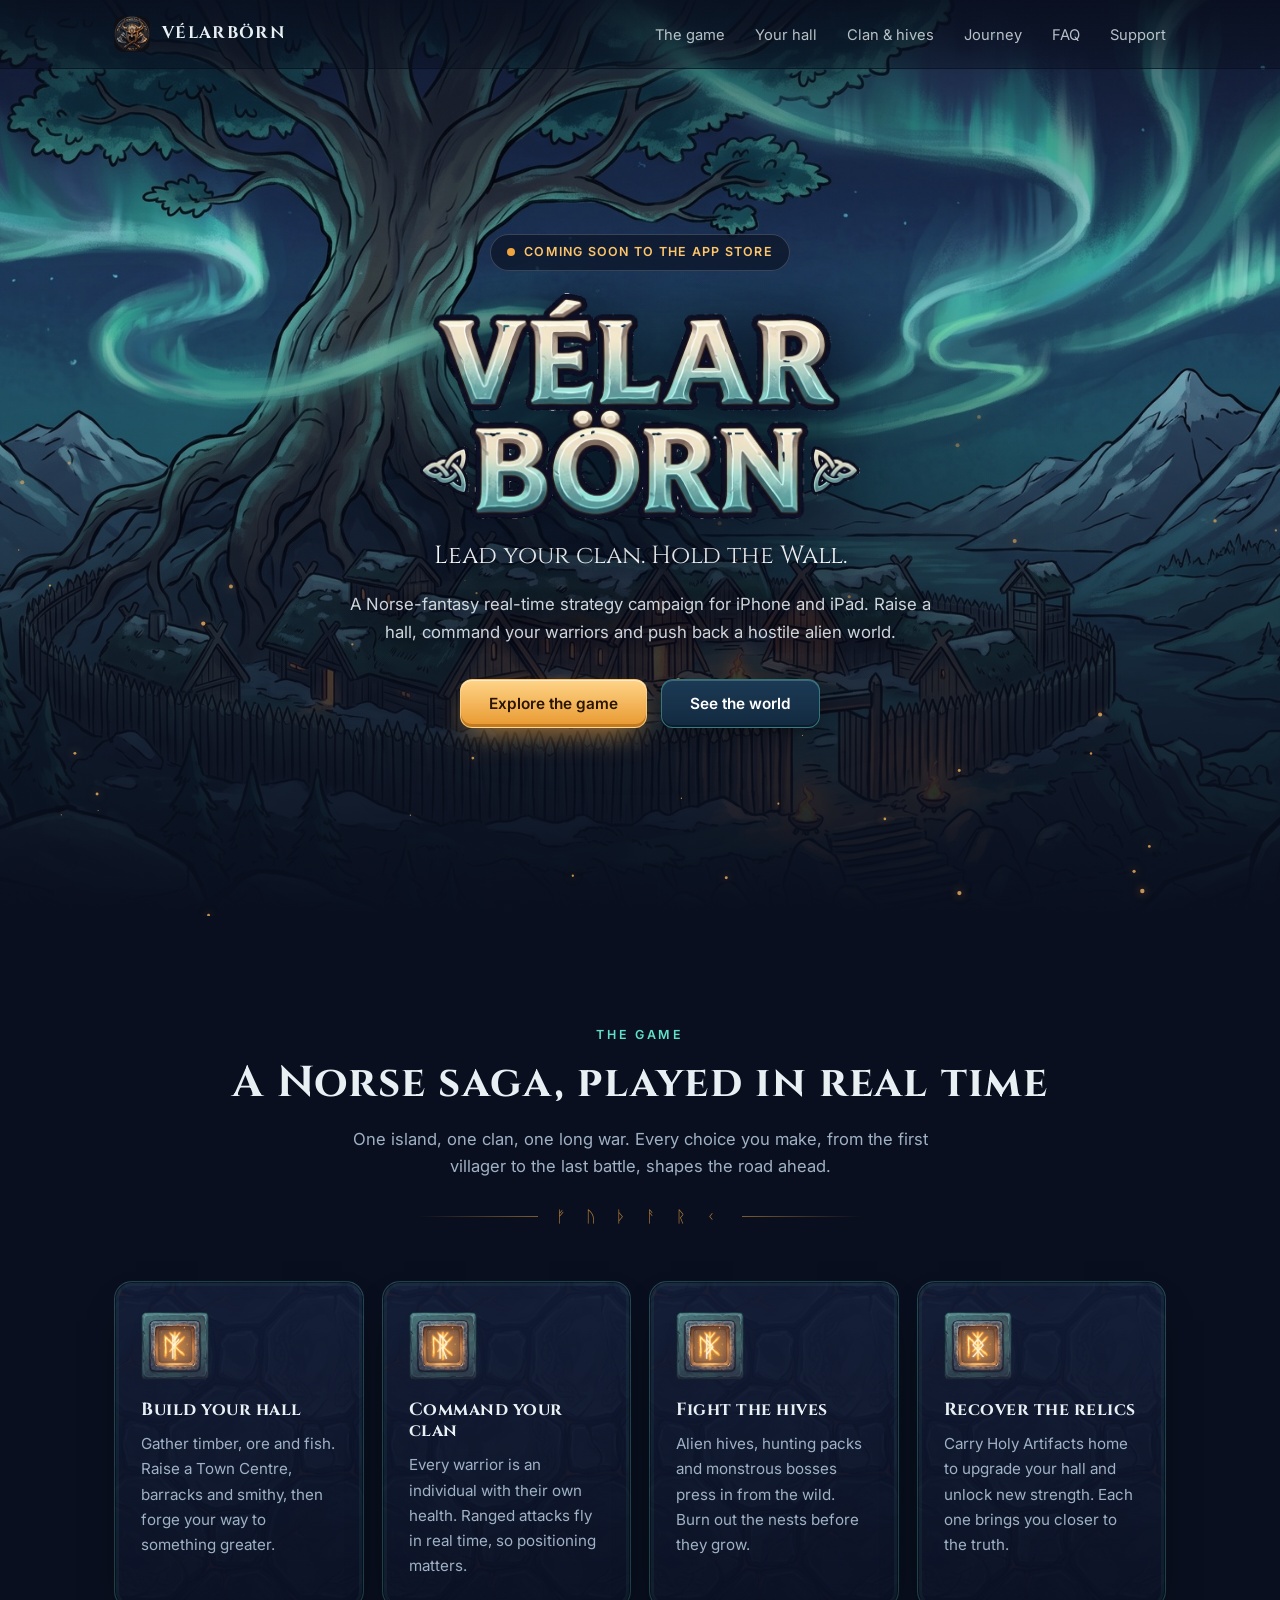
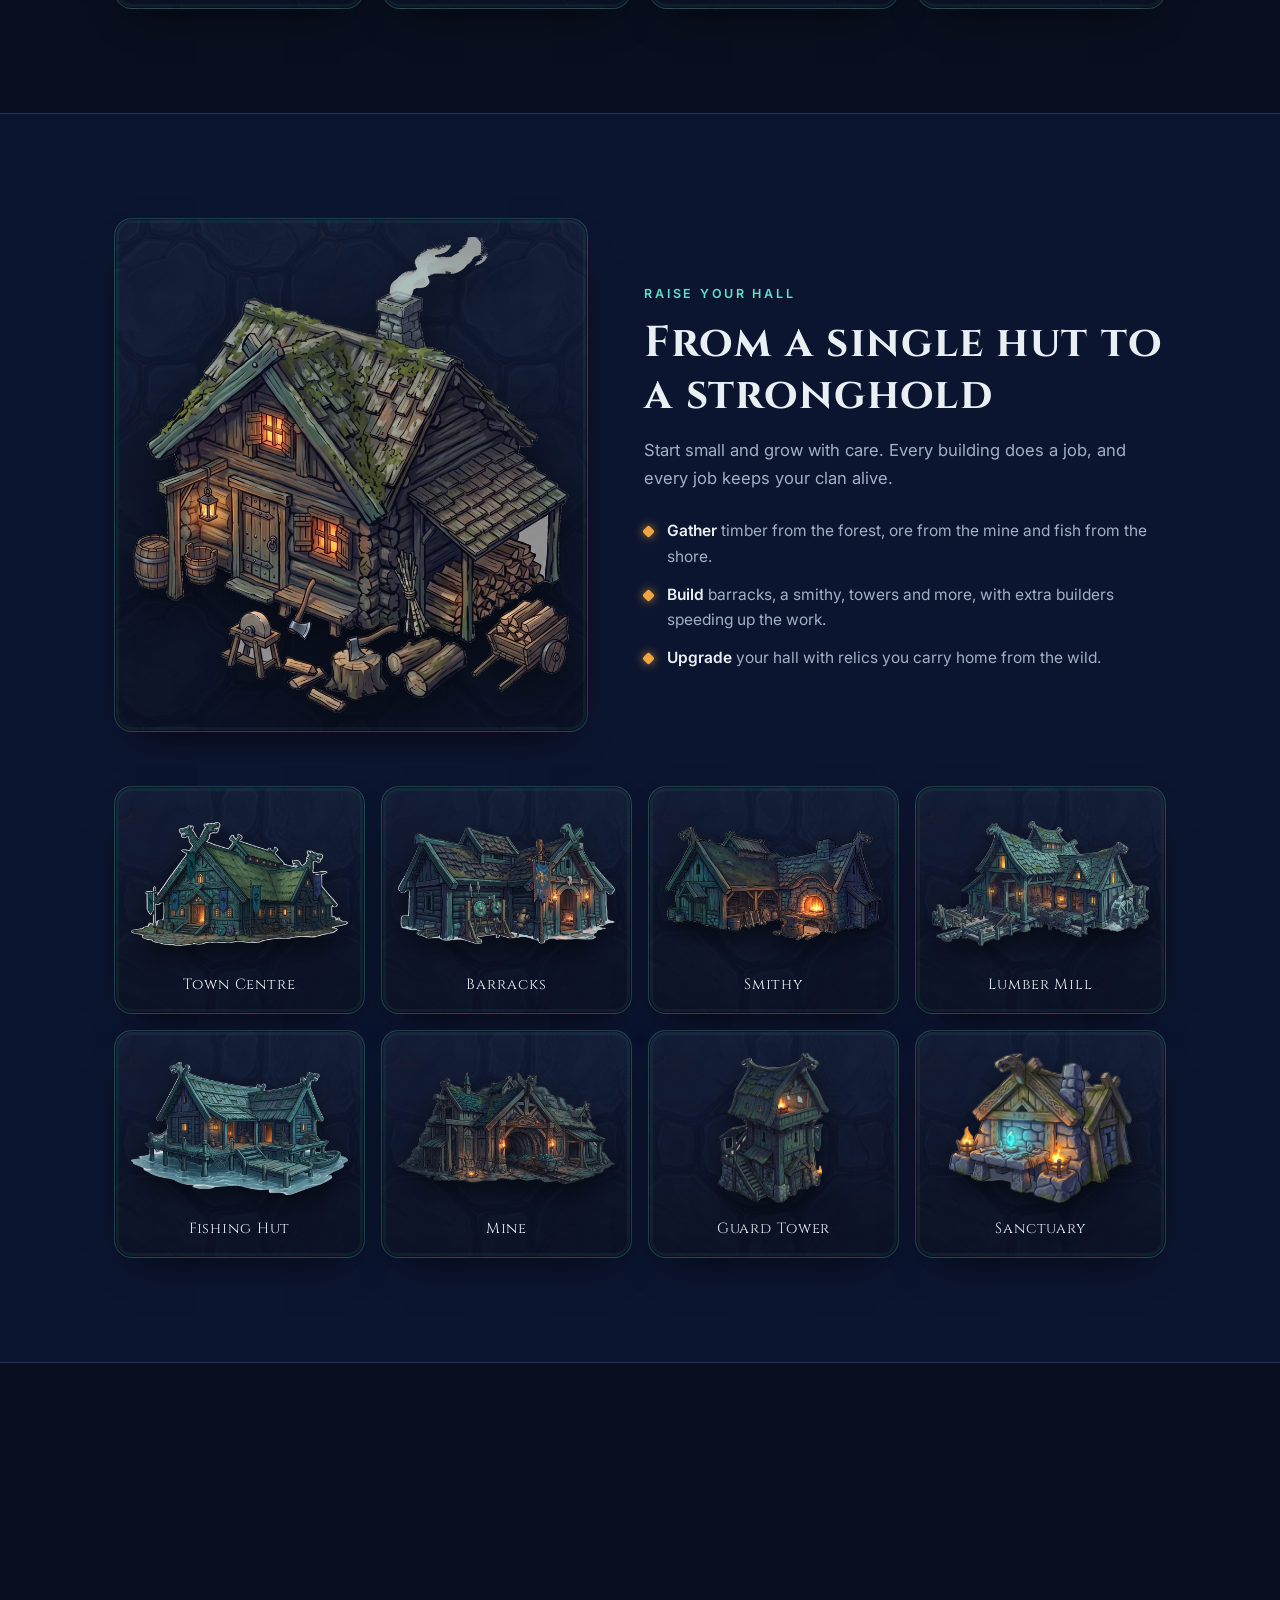
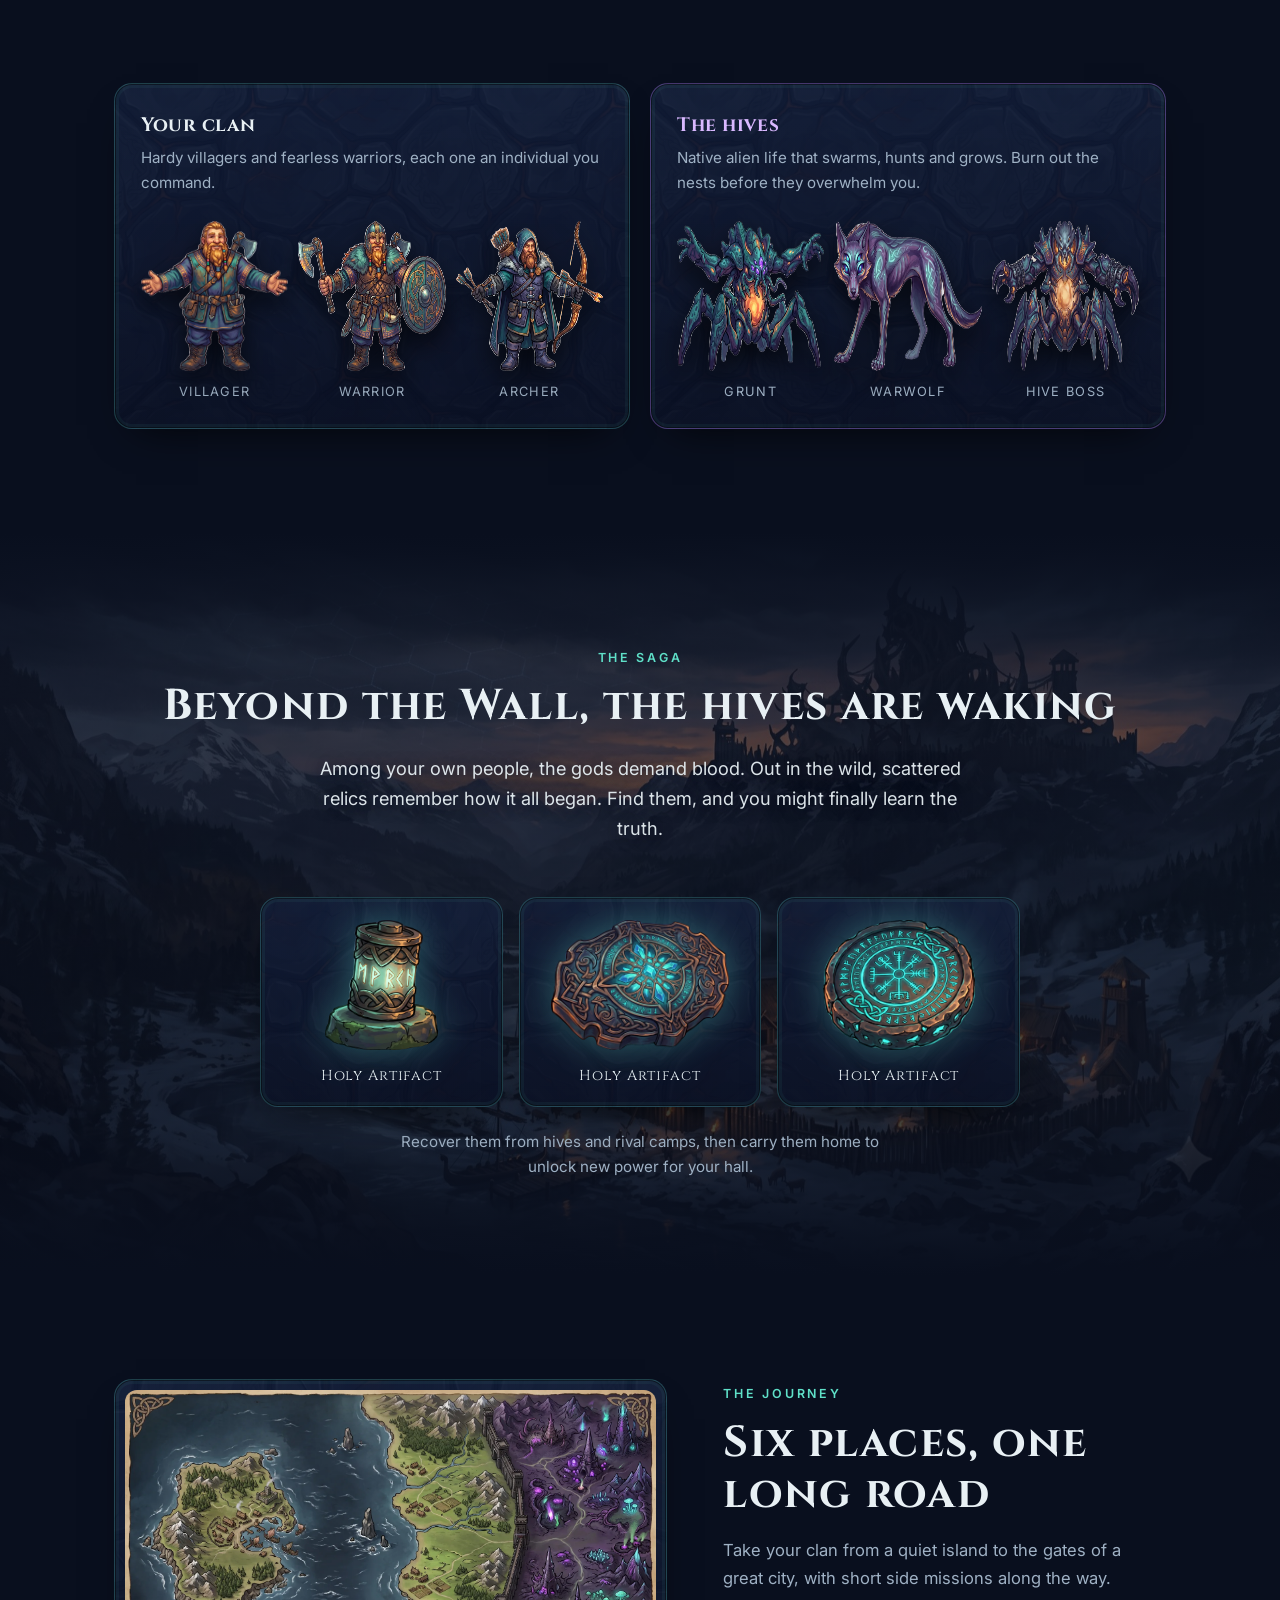
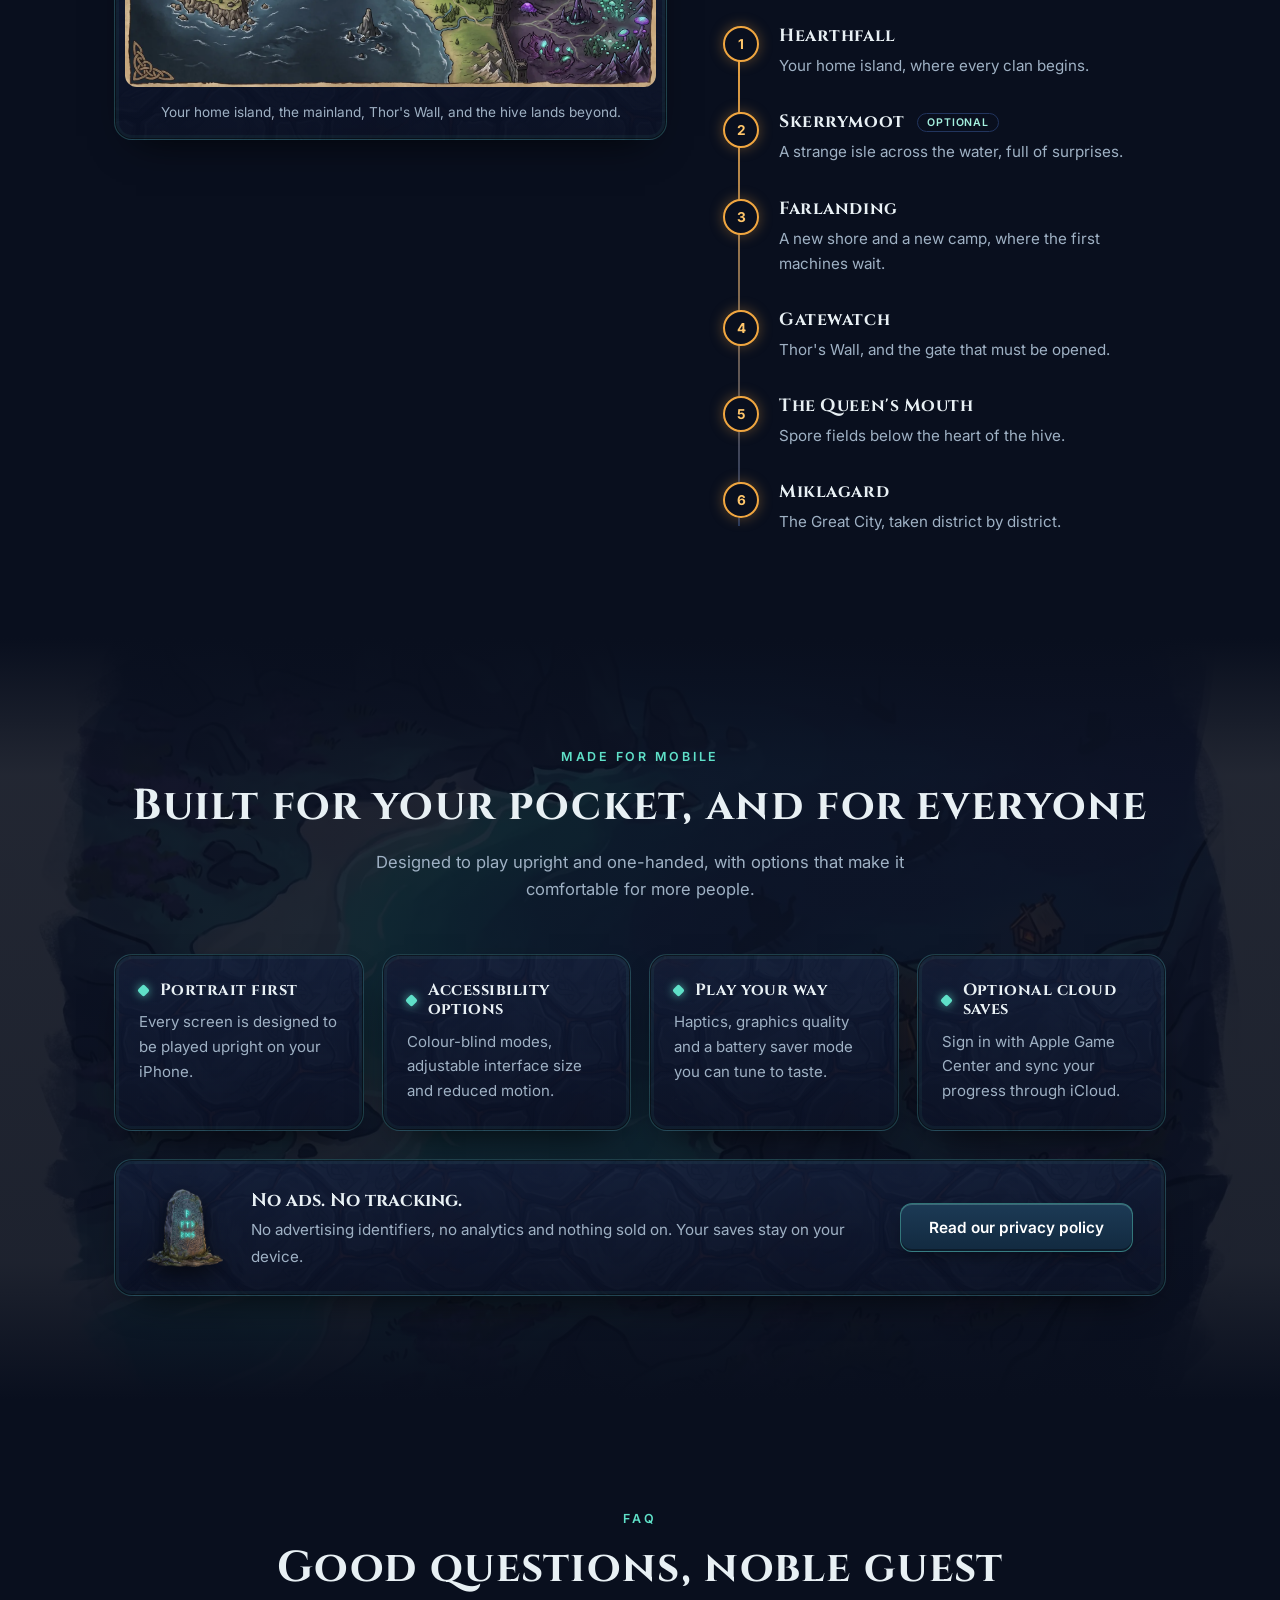
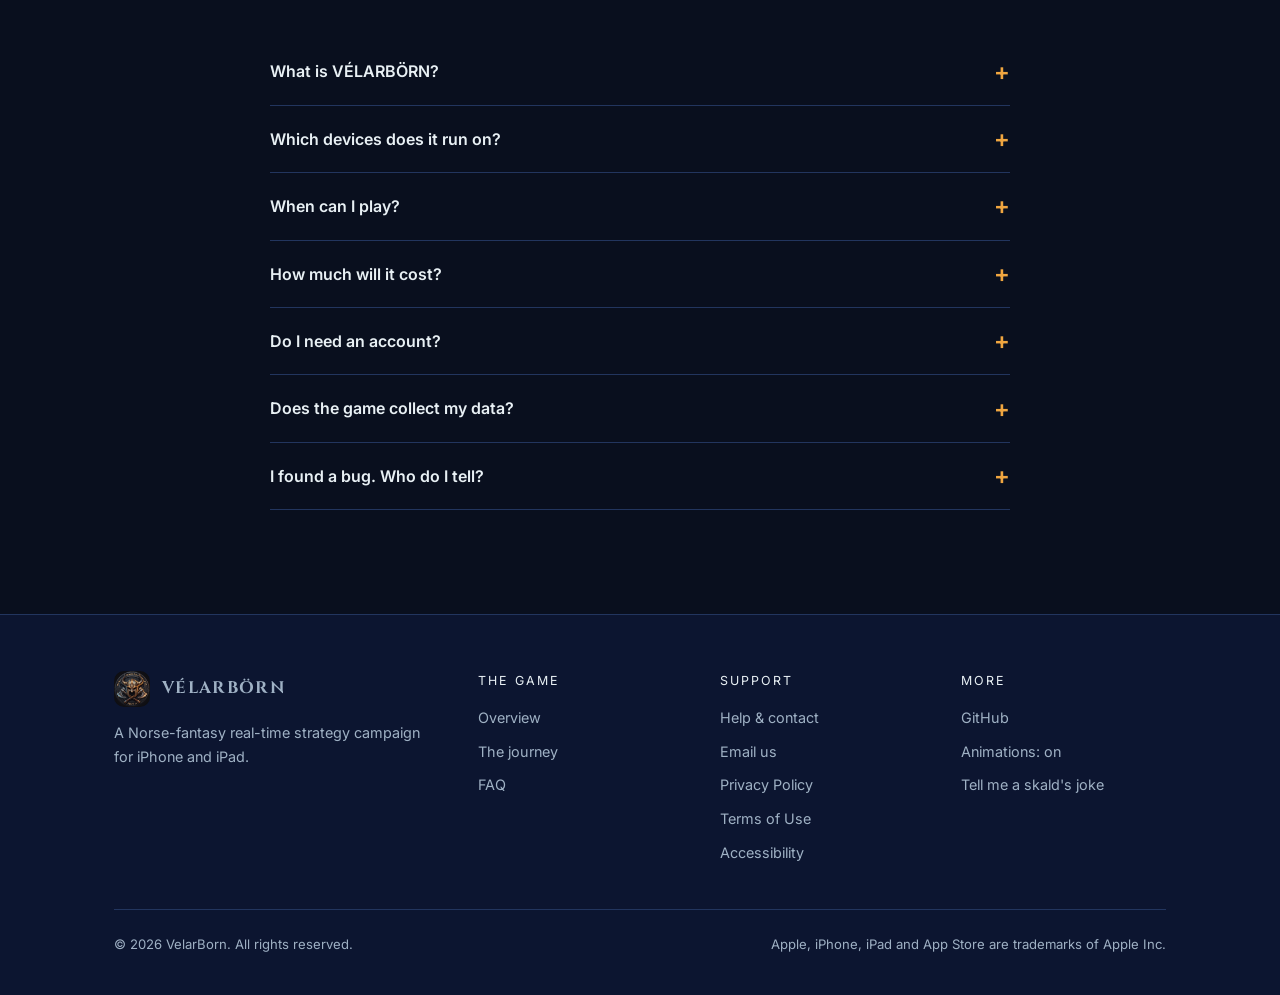
<file: index.html>
<!doctype html>
<html lang="en">
<head>
  <meta charset="utf-8">
  <meta name="viewport" content="width=device-width, initial-scale=1">
  <title>VÉLARBÖRN - A Norse-fantasy real-time strategy game</title>
  <meta name="description" content="VÉLARBÖRN is a Norse-fantasy real-time strategy campaign for iPhone and iPad. Raise a hall, command your clan and push back a hostile alien world.">
  <meta name="theme-color" content="#090f1e">
  <meta name="color-scheme" content="dark">
  <script>document.documentElement.classList.add("js")</script>
  <link rel="canonical" href="https://velarborn.github.io/">
  <meta property="og:type" content="website">
  <meta property="og:site_name" content="VÉLARBÖRN">
  <meta property="og:title" content="VÉLARBÖRN - Lead your clan. Hold the Wall.">
  <meta property="og:description" content="A Norse-fantasy real-time strategy campaign for iPhone and iPad.">
  <meta property="og:url" content="https://velarborn.github.io/">
  <meta property="og:image" content="https://velarborn.github.io/img/og.jpg">
  <meta name="twitter:card" content="summary_large_image">
  <link rel="icon" type="image/png" href="img/favicon.png">
  <link rel="apple-touch-icon" href="img/apple-touch-icon.png">
  <link rel="preconnect" href="https://fonts.googleapis.com">
  <link rel="preconnect" href="https://fonts.gstatic.com" crossorigin>
  <link href="https://fonts.googleapis.com/css2?family=Cinzel:wght@600;700&family=Inter:wght@400;600&display=swap" rel="stylesheet">
  <link rel="stylesheet" href="style.css?v=12">
  <script type="application/ld+json">
    {
      "@context": "https://schema.org",
      "@type": "VideoGame",
      "name": "VÉLARBÖRN",
      "description": "A Norse-fantasy real-time strategy campaign for iPhone and iPad.",
      "genre": ["Strategy", "Real-time strategy"],
      "gamePlatform": "iOS",
      "image": "https://velarborn.github.io/img/og.jpg",
      "url": "https://velarborn.github.io/",
      "publisher": { "@type": "Organization", "name": "VelarBorn" }
    }
  </script>
</head>
<body>
  <a class="skip" href="#main">Skip to content</a>

  <header class="nav">
    <div class="wrap">
      <a class="brand" href="#top" aria-label="VÉLARBÖRN home"><img src="img/favicon.png" alt="">VÉLARBÖRN</a>
      <button class="menu-btn" aria-label="Menu" aria-expanded="false" aria-controls="menu"><i></i></button>
      <nav aria-label="Main">
        <ul id="menu">
          <li><a href="#game">The game</a></li>
          <li><a href="#hall">Your hall</a></li>
          <li><a href="#clan">Clan &amp; hives</a></li>
          <li><a href="#journey">Journey</a></li>
          <li><a href="#faq">FAQ</a></li>
          <li><a href="support.html">Support</a></li>
        </ul>
      </nav>
    </div>
  </header>

  <main id="main">
    <section class="hero" id="top">
      <div class="hero-bg"></div>
      <canvas id="embers" aria-hidden="true"></canvas>
      <div class="wrap hero-inner">
        <span class="badge"><i></i>Coming soon to the App Store</span>
        <h1><img src="img/logo.webp" width="900" height="466" alt="VÉLARBÖRN"></h1>
        <p class="tagline">Lead your clan. Hold the Wall.</p>
        <p class="sub">A Norse-fantasy real-time strategy campaign for iPhone and iPad. Raise a hall, command your warriors and push back a hostile alien world.</p>
        <div class="cta">
          <a class="btn primary" href="#game">Explore the game</a>
          <a class="btn" href="#journey">See the world</a>
        </div>
      </div>
    </section>

    <section id="game">
      <div class="wrap center">
        <span class="eyebrow reveal">The game</span>
        <h2 class="title reveal">A Norse saga, played in real time</h2>
        <p class="lead reveal">One island, one clan, one long war. Every choice you make, from the first villager to the last battle, shapes the road ahead.</p>
        <div class="runes reveal" aria-hidden="true">ᚠ ᚢ ᚦ ᚨ ᚱ ᚲ</div>
        <div class="pillars" style="text-align: left">
          <article class="panel reveal">
            <div class="rune-icon" aria-hidden="true">ᚠ</div>
            <h3>Build your hall</h3>
            <p>Gather timber, ore and fish. Raise a Town Centre, barracks and smithy, then forge your way to something greater.</p>
          </article>
          <article class="panel reveal">
            <div class="rune-icon" aria-hidden="true">ᚱ</div>
            <h3>Command your clan</h3>
            <p>Every warrior is an individual with their own health. Ranged attacks fly in real time, so positioning matters.</p>
          </article>
          <article class="panel reveal">
            <div class="rune-icon" aria-hidden="true">ᚦ</div>
            <h3>Fight the hives</h3>
            <p>Alien hives, hunting packs and monstrous bosses press in from the wild. Burn out the nests before they grow.</p>
          </article>
          <article class="panel reveal">
            <div class="rune-icon" aria-hidden="true">ᛟ</div>
            <h3>Recover the relics</h3>
            <p>Carry Holy Artifacts home to upgrade your hall and unlock new strength. Each one brings you closer to the truth.</p>
          </article>
        </div>
      </div>
    </section>

    <section id="hall" class="alt">
      <div class="wrap">
        <div class="split">
          <div class="panel art reveal">
            <img src="img/cabin.webp" width="825" height="900" alt="A Norse woodcutter's cabin with a glowing lantern, a woodpile and an axe in a stump" loading="lazy">
          </div>
          <div>
            <span class="eyebrow reveal">Raise your hall</span>
            <h2 class="title reveal">From a single hut to a stronghold</h2>
            <p class="lead reveal">Start small and grow with care. Every building does a job, and every job keeps your clan alive.</p>
            <ul class="checks reveal">
              <li><span><b>Gather</b> timber from the forest, ore from the mine and fish from the shore.</span></li>
              <li><span><b>Build</b> barracks, a smithy, towers and more, with extra builders speeding up the work.</span></li>
              <li><span><b>Upgrade</b> your hall with relics you carry home from the wild.</span></li>
            </ul>
          </div>
        </div>
        <div class="gallery">
          <figure class="panel reveal" style="margin: 0"><div class="shot"><img src="img/town-center.webp" width="760" height="433" alt="" loading="lazy"></div><figcaption>Town Centre</figcaption></figure>
          <figure class="panel reveal" style="margin: 0"><div class="shot"><img src="img/barracks.webp" width="760" height="424" alt="" loading="lazy"></div><figcaption>Barracks</figcaption></figure>
          <figure class="panel reveal" style="margin: 0"><div class="shot"><img src="img/smithy.webp" width="760" height="396" alt="" loading="lazy"></div><figcaption>Smithy</figcaption></figure>
          <figure class="panel reveal" style="margin: 0"><div class="shot"><img src="img/lumber-mill.webp" width="760" height="438" alt="" loading="lazy"></div><figcaption>Lumber Mill</figcaption></figure>
          <figure class="panel reveal" style="margin: 0"><div class="shot"><img src="img/fishing-hut.webp" width="760" height="466" alt="" loading="lazy"></div><figcaption>Fishing Hut</figcaption></figure>
          <figure class="panel reveal" style="margin: 0"><div class="shot"><img src="img/mine.webp" width="760" height="392" alt="" loading="lazy"></div><figcaption>Mine</figcaption></figure>
          <figure class="panel reveal" style="margin: 0"><div class="shot"><img src="img/guard-tower.webp" width="563" height="760" alt="" loading="lazy"></div><figcaption>Guard Tower</figcaption></figure>
          <figure class="panel reveal" style="margin: 0"><div class="shot"><img src="img/sanctuary.webp" width="760" height="621" alt="" loading="lazy"></div><figcaption>Sanctuary</figcaption></figure>
        </div>
      </div>
    </section>

    <section id="clan">
      <div class="wrap">
        <div class="center">
          <span class="eyebrow reveal">Clan &amp; hives</span>
          <h2 class="title reveal">Know your people. Know your enemy.</h2>
          <p class="lead reveal">Your clan fights with axe, shield and bow. What waits beyond the Wall fights with claw, swarm and hunger.</p>
        </div>
        <div class="versus">
          <div class="panel reveal">
            <h3>Your clan</h3>
            <p>Hardy villagers and fearless warriors, each one an individual you command.</p>
            <div class="cast">
              <figure><img src="img/villager.webp" width="760" height="708" alt="A villager" loading="lazy"><figcaption>Villager</figcaption></figure>
              <figure><img src="img/warrior.webp" width="760" height="585" alt="A warrior with axe and shield" loading="lazy"><figcaption>Warrior</figcaption></figure>
              <figure><img src="img/archer.webp" width="760" height="553" alt="An archer with a bow" loading="lazy"><figcaption>Archer</figcaption></figure>
            </div>
          </div>
          <div class="panel foes reveal">
            <h3>The hives</h3>
            <p>Native alien life that swarms, hunts and grows. Burn out the nests before they overwhelm you.</p>
            <div class="cast">
              <figure><img src="img/grunt.webp" width="760" height="423" alt="A hive grunt" loading="lazy"><figcaption>Grunt</figcaption></figure>
              <figure><img src="img/warwolf.webp" width="760" height="458" alt="An alien warwolf" loading="lazy"><figcaption>Warwolf</figcaption></figure>
              <figure><img src="img/hive-boss.webp" width="760" height="415" alt="A hive boss" loading="lazy"><figcaption>Hive boss</figcaption></figure>
            </div>
          </div>
        </div>
      </div>
    </section>

    <section class="story" id="story">
      <div class="wrap">
        <span class="eyebrow reveal">The saga</span>
        <h2 class="title reveal">Beyond the Wall, the hives are waking</h2>
        <p class="big reveal">Among your own people, the gods demand blood. Out in the wild, scattered relics remember how it all began. Find them, and you might finally learn the truth.</p>
        <div class="relics">
          <div class="panel reveal"><img src="img/relic-a.webp" width="664" height="760" alt="A glowing runic relic" loading="lazy"><span>Holy Artifact</span></div>
          <div class="panel reveal"><img src="img/relic-b.webp" width="760" height="552" alt="An ancient runic relic" loading="lazy"><span>Holy Artifact</span></div>
          <div class="panel reveal"><img src="img/relic-c.webp" width="760" height="649" alt="A runic disc relic" loading="lazy"><span>Holy Artifact</span></div>
        </div>
        <p class="relic-note reveal">Recover them from hives and rival camps, then carry them home to unlock new power for your hall.</p>
      </div>
    </section>

    <section id="journey">
      <div class="wrap">
        <div class="journey-grid">
          <figure class="panel mapframe reveal" style="margin: 0">
            <img src="img/world-map.webp" width="1600" height="893" alt="The world of VÉLARBÖRN: a home island, the mainland, a great wall and the purple hive lands beyond" loading="lazy">
            <figcaption>Your home island, the mainland, Thor's Wall, and the hive lands beyond.</figcaption>
          </figure>
          <div>
            <span class="eyebrow reveal">The journey</span>
            <h2 class="title reveal">Six places, one long road</h2>
            <p class="lead reveal">Take your clan from a quiet island to the gates of a great city, with short side missions along the way.</p>
            <ol class="route">
              <li class="reveal"><h3>Hearthfall</h3><p>Your home island, where every clan begins.</p></li>
              <li class="reveal"><h3>Skerrymoot <span class="tag">Optional</span></h3><p>A strange isle across the water, full of surprises.</p></li>
              <li class="reveal"><h3>Farlanding</h3><p>A new shore and a new camp, where the first machines wait.</p></li>
              <li class="reveal"><h3>Gatewatch</h3><p>Thor's Wall, and the gate that must be opened.</p></li>
              <li class="reveal"><h3>The Queen's Mouth</h3><p>Spore fields below the heart of the hive.</p></li>
              <li class="reveal"><h3>Miklagard</h3><p>The Great City, taken district by district.</p></li>
            </ol>
          </div>
        </div>
      </div>
    </section>

    <section id="mobile" class="mobile">
      <div class="wrap">
        <div class="center">
          <span class="eyebrow reveal">Made for mobile</span>
          <h2 class="title reveal">Built for your pocket, and for everyone</h2>
          <p class="lead reveal">Designed to play upright and one-handed, with options that make it comfortable for more people.</p>
        </div>
        <div class="features">
          <div class="panel reveal"><h3>Portrait first</h3><p>Every screen is designed to be played upright on your iPhone.</p></div>
          <div class="panel reveal"><h3>Accessibility options</h3><p>Colour-blind modes, adjustable interface size and reduced motion.</p></div>
          <div class="panel reveal"><h3>Play your way</h3><p>Haptics, graphics quality and a battery saver mode you can tune to taste.</p></div>
          <div class="panel reveal"><h3>Optional cloud saves</h3><p>Sign in with Apple Game Center and sync your progress through iCloud.</p></div>
        </div>
        <div class="panel pledge reveal">
          <img src="img/runestone.webp" width="739" height="760" alt="" loading="lazy">
          <div>
            <strong>No ads. No tracking.</strong>
            <span>No advertising identifiers, no analytics and nothing sold on. Your saves stay on your device.</span>
          </div>
          <a class="btn" href="privacy.html">Read our privacy policy</a>
        </div>
      </div>
    </section>

    <section id="faq">
      <div class="wrap center">
        <span class="eyebrow reveal">FAQ</span>
        <h2 class="title reveal">Good questions, noble guest</h2>
        <div class="faq reveal">
          <details>
            <summary>What is VÉLARBÖRN?</summary>
            <p>A Norse-fantasy real-time strategy campaign. You gather resources, raise a hall, command your clan and fight back a hostile alien world.</p>
          </details>
          <details>
            <summary>Which devices does it run on?</summary>
            <p>iPhone and iPad, running iOS 15 or later. It is designed to be played in portrait.</p>
          </details>
          <details>
            <summary>When can I play?</summary>
            <p>The game is in development and coming to the App Store. Check back here for launch news.</p>
          </details>
          <details>
            <summary>How much will it cost?</summary>
            <p>Pricing will be announced closer to launch.</p>
          </details>
          <details>
            <summary>Do I need an account?</summary>
            <p>No. Signing in with Apple Game Center is optional and only used to sync your saves through iCloud.</p>
          </details>
          <details>
            <summary>Does the game collect my data?</summary>
            <p>No. There are no ads and no analytics. Read the full details in our <a href="privacy.html">privacy policy</a>.</p>
          </details>
          <details>
            <summary>I found a bug. Who do I tell?</summary>
            <p>Head to the <a href="support.html">support page</a> and tell us what happened.</p>
          </details>
        </div>
      </div>
    </section>
  </main>

  <footer>
    <div class="wrap">
      <div class="foot">
        <div>
          <a class="brand" href="#top"><img src="img/favicon.png" alt="">VÉLARBÖRN</a>
          <p>A Norse-fantasy real-time strategy campaign for iPhone and iPad.</p>
        </div>
        <div>
          <p class="foot-title">The game</p>
          <ul>
            <li><a href="#game">Overview</a></li>
            <li><a href="#journey">The journey</a></li>
            <li><a href="#faq">FAQ</a></li>
          </ul>
        </div>
        <div>
          <p class="foot-title">Support</p>
          <ul>
            <li><a href="support.html">Help &amp; contact</a></li>
            <li><a href="mailto:velarbornapp@gmail.com">Email us</a></li>
            <li><a href="privacy.html">Privacy Policy</a></li>
            <li><a href="terms.html">Terms of Use</a></li>
            <li><a href="accessibility.html">Accessibility</a></li>
          </ul>
        </div>
        <div>
          <p class="foot-title">More</p>
          <ul>
            <li><a href="https://github.com/VelarBorn" rel="noopener">GitHub</a></li>
            <li><button type="button" data-motion-toggle aria-pressed="false">Animations: on</button></li>
            <li><button type="button" data-joke>Tell me a skald's joke</button></li>
          </ul>
        </div>
      </div>
      <div class="legal">
        <span>&copy; 2026 VelarBorn. All rights reserved.</span>
        <span>Apple, iPhone, iPad and App Store are trademarks of Apple Inc.</span>
      </div>
    </div>
  </footer>

  <div class="toast" id="toast" role="status" aria-live="polite">
    <span class="em">🪓</span>
    <span class="txt"></span>
    <button type="button" aria-label="Dismiss">&times;</button>
  </div>

  <script src="script.js?v=12"></script>
</body>
</html>
</file>
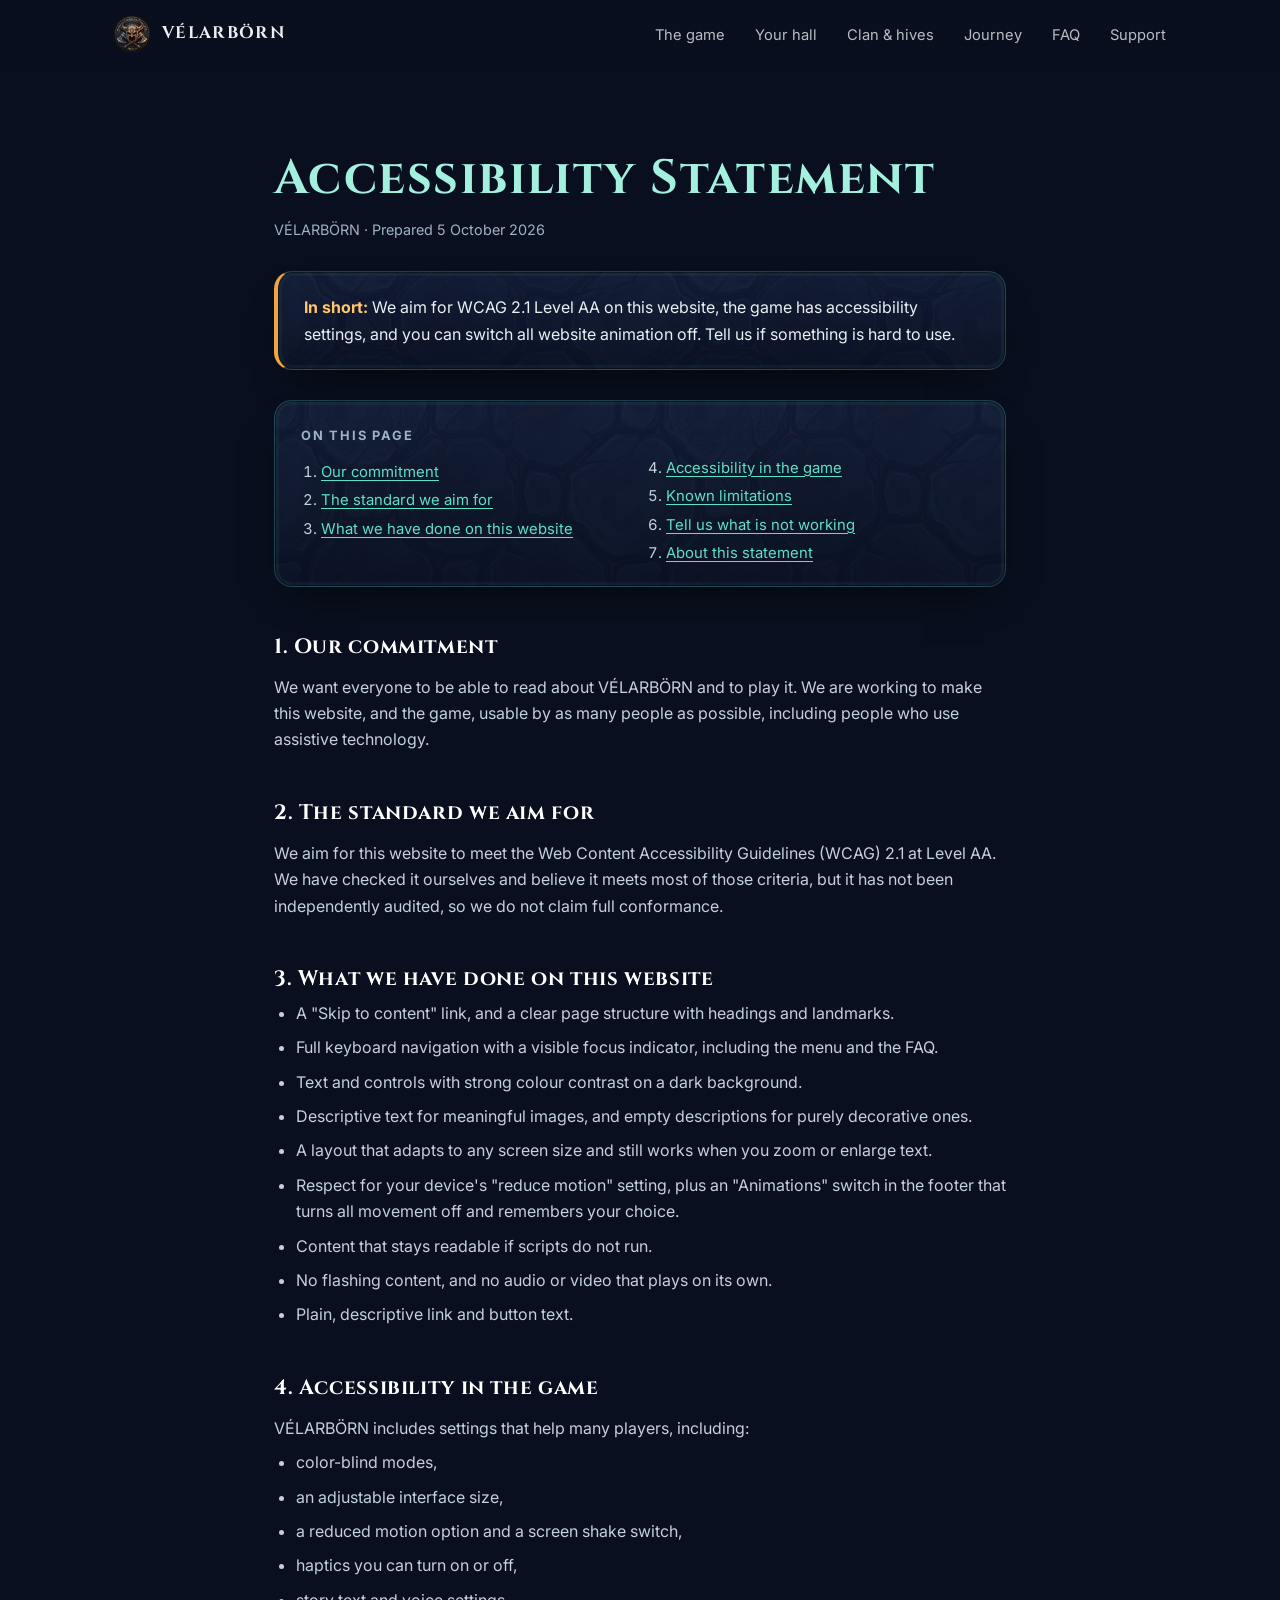
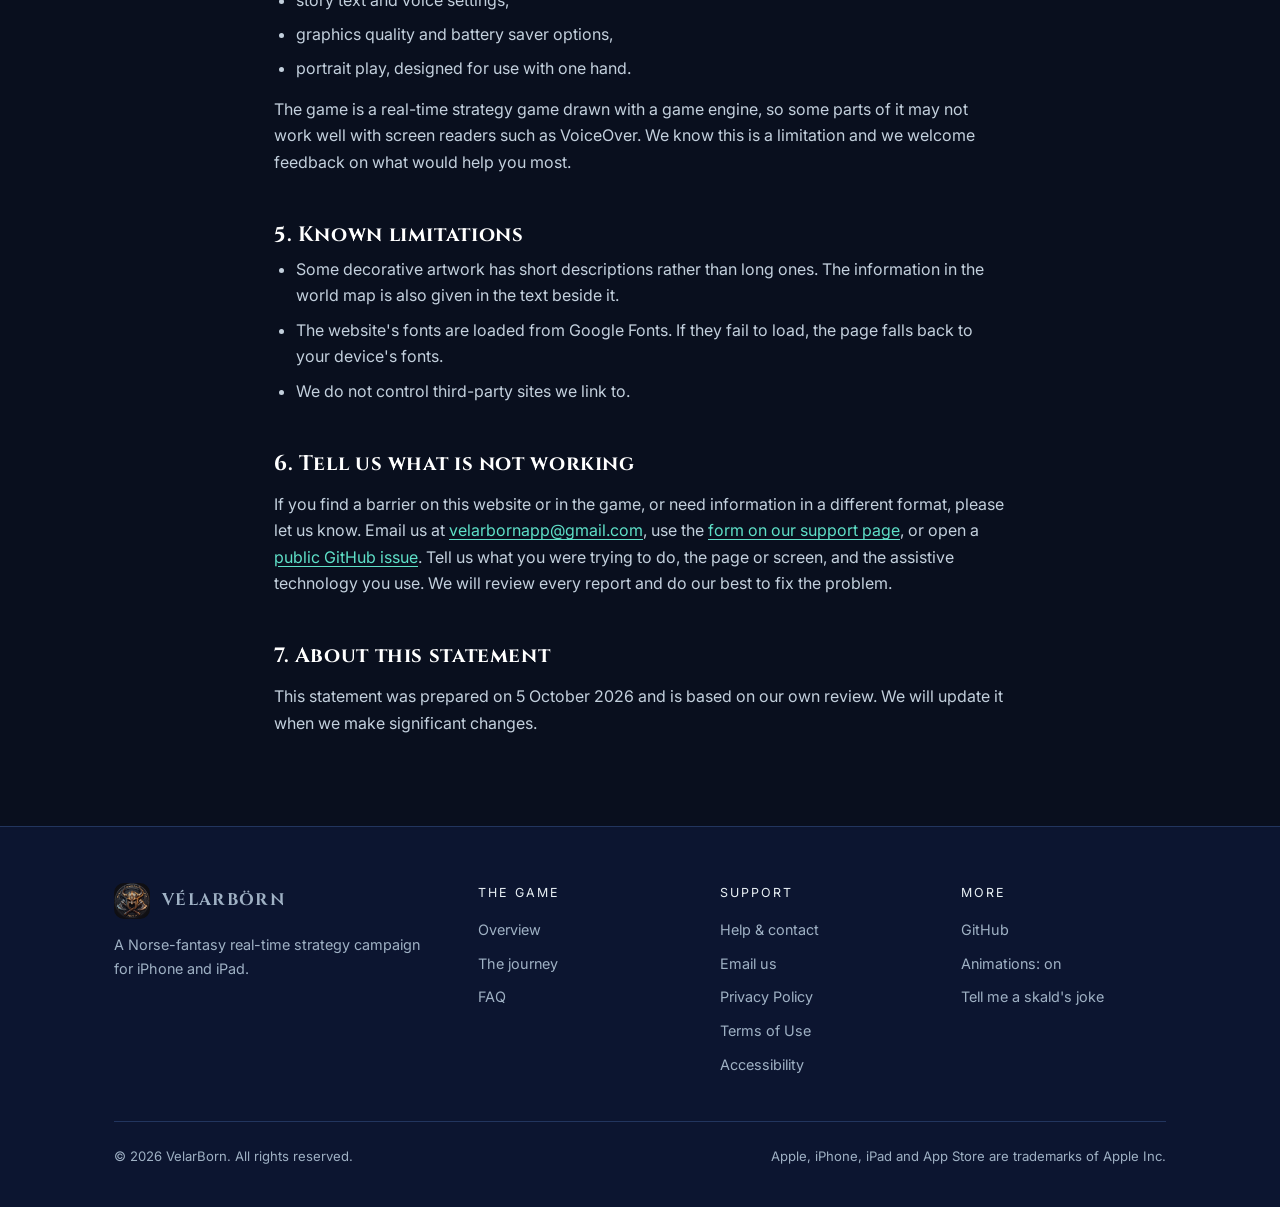
<file: accessibility.html>
<!doctype html>
<html lang="en">
<head>
  <meta charset="utf-8">
  <meta name="viewport" content="width=device-width, initial-scale=1">
  <title>Accessibility Statement - VÉLARBÖRN</title>
  <meta name="description" content="How VÉLARBÖRN and its website support players with disabilities, and how to tell us about a barrier.">
  <meta name="theme-color" content="#090f1e">
  <meta name="color-scheme" content="dark">
  <link rel="canonical" href="https://velarborn.github.io/accessibility.html">
  <meta property="og:type" content="website">
  <meta property="og:site_name" content="VÉLARBÖRN">
  <meta property="og:title" content="Accessibility Statement - VÉLARBÖRN">
  <meta property="og:description" content="How VÉLARBÖRN and its website support players with disabilities, and how to tell us about a barrier.">
  <meta property="og:image" content="https://velarborn.github.io/img/og.jpg">
  <link rel="icon" type="image/png" href="img/favicon.png">
  <link rel="apple-touch-icon" href="img/apple-touch-icon.png">
  <script>document.documentElement.classList.add("js")</script>
  <link rel="preconnect" href="https://fonts.googleapis.com">
  <link rel="preconnect" href="https://fonts.gstatic.com" crossorigin>
  <link href="https://fonts.googleapis.com/css2?family=Cinzel:wght@600;700&family=Inter:wght@400;600&display=swap" rel="stylesheet">
  <link rel="stylesheet" href="style.css?v=12">
</head>
<body>
  <a class="skip" href="#main">Skip to content</a>

  <header class="nav solid">
    <div class="wrap">
      <a class="brand" href="index.html" aria-label="VÉLARBÖRN home"><img src="img/favicon.png" alt="">VÉLARBÖRN</a>
      <button class="menu-btn" aria-label="Menu" aria-expanded="false" aria-controls="menu"><i></i></button>
      <nav aria-label="Main">
        <ul id="menu">
          <li><a href="index.html#game">The game</a></li>
          <li><a href="index.html#hall">Your hall</a></li>
          <li><a href="index.html#clan">Clan &amp; hives</a></li>
          <li><a href="index.html#journey">Journey</a></li>
          <li><a href="index.html#faq">FAQ</a></li>
          <li><a href="support.html">Support</a></li>
        </ul>
      </nav>
    </div>
  </header>

  <main id="main" class="doc">
    <div class="wrap">
      <h1>Accessibility Statement</h1>
      <p class="meta">VÉLARBÖRN &middot; Prepared 5 October 2026</p>
      <div class="panel summary">
        <p><strong>In short:</strong> We aim for WCAG 2.1 Level AA on this website, the game has accessibility settings, and you can switch all website animation off. Tell us if something is hard to use.</p>
      </div>


      <nav class="panel toc" aria-label="On this page">
        <strong>On this page</strong>
        <ol>
          <li><a href="#commitment">Our commitment</a></li>
          <li><a href="#standard">The standard we aim for</a></li>
          <li><a href="#done">What we have done on this website</a></li>
          <li><a href="#game">Accessibility in the game</a></li>
          <li><a href="#limits">Known limitations</a></li>
          <li><a href="#feedback">Tell us what is not working</a></li>
          <li><a href="#updated">About this statement</a></li>
        </ol>
      </nav>

      <h2 id="commitment">1. Our commitment</h2>
      <p>We want everyone to be able to read about VÉLARBÖRN and to play it. We are working to make this website, and the game, usable by as many people as possible, including people who use assistive technology.</p>

      <h2 id="standard">2. The standard we aim for</h2>
      <p>We aim for this website to meet the Web Content Accessibility Guidelines (WCAG) 2.1 at Level AA. We have checked it ourselves and believe it meets most of those criteria, but it has not been independently audited, so we do not claim full conformance.</p>

      <h2 id="done">3. What we have done on this website</h2>
      <ul>
        <li>A "Skip to content" link, and a clear page structure with headings and landmarks.</li>
        <li>Full keyboard navigation with a visible focus indicator, including the menu and the FAQ.</li>
        <li>Text and controls with strong colour contrast on a dark background.</li>
        <li>Descriptive text for meaningful images, and empty descriptions for purely decorative ones.</li>
        <li>A layout that adapts to any screen size and still works when you zoom or enlarge text.</li>
        <li>Respect for your device's "reduce motion" setting, plus an "Animations" switch in the footer that turns all movement off and remembers your choice.</li>
        <li>Content that stays readable if scripts do not run.</li>
        <li>No flashing content, and no audio or video that plays on its own.</li>
        <li>Plain, descriptive link and button text.</li>
      </ul>

      <h2 id="game">4. Accessibility in the game</h2>
      <p>VÉLARBÖRN includes settings that help many players, including:</p>
      <ul>
        <li>color-blind modes,</li>
        <li>an adjustable interface size,</li>
        <li>a reduced motion option and a screen shake switch,</li>
        <li>haptics you can turn on or off,</li>
        <li>story text and voice settings,</li>
        <li>graphics quality and battery saver options,</li>
        <li>portrait play, designed for use with one hand.</li>
      </ul>
      <p>The game is a real-time strategy game drawn with a game engine, so some parts of it may not work well with screen readers such as VoiceOver. We know this is a limitation and we welcome feedback on what would help you most.</p>

      <h2 id="limits">5. Known limitations</h2>
      <ul>
        <li>Some decorative artwork has short descriptions rather than long ones. The information in the world map is also given in the text beside it.</li>
        <li>The website's fonts are loaded from Google Fonts. If they fail to load, the page falls back to your device's fonts.</li>
        <li>We do not control third-party sites we link to.</li>
      </ul>

      <h2 id="feedback">6. Tell us what is not working</h2>
      <p>If you find a barrier on this website or in the game, or need information in a different format, please let us know. Email us at <a href="mailto:velarbornapp@gmail.com?subject=Accessibility%20feedback">velarbornapp@gmail.com</a>, use the <a href="support.html#message">form on our support page</a>, or open a <a href="https://github.com/VelarBorn/velarborn.github.io/issues" rel="noopener">public GitHub issue</a>. Tell us what you were trying to do, the page or screen, and the assistive technology you use. We will review every report and do our best to fix the problem.</p>

      <h2 id="updated">7. About this statement</h2>
      <p>This statement was prepared on 5 October 2026 and is based on our own review. We will update it when we make significant changes.</p>
    </div>
  </main>

  <footer>
    <div class="wrap">
      <div class="foot">
        <div>
          <a class="brand" href="index.html"><img src="img/favicon.png" alt="">VÉLARBÖRN</a>
          <p>A Norse-fantasy real-time strategy campaign for iPhone and iPad.</p>
        </div>
        <div>
          <p class="foot-title">The game</p>
          <ul>
            <li><a href="index.html#game">Overview</a></li>
            <li><a href="index.html#journey">The journey</a></li>
            <li><a href="index.html#faq">FAQ</a></li>
          </ul>
        </div>
        <div>
          <p class="foot-title">Support</p>
          <ul>
            <li><a href="support.html">Help &amp; contact</a></li>
            <li><a href="mailto:velarbornapp@gmail.com">Email us</a></li>
            <li><a href="privacy.html">Privacy Policy</a></li>
            <li><a href="terms.html">Terms of Use</a></li>
            <li><a href="accessibility.html">Accessibility</a></li>
          </ul>
        </div>
        <div>
          <p class="foot-title">More</p>
          <ul>
            <li><a href="https://github.com/VelarBorn" rel="noopener">GitHub</a></li>
            <li><button type="button" data-motion-toggle aria-pressed="false">Animations: on</button></li>
            <li><button type="button" data-joke>Tell me a skald's joke</button></li>
          </ul>
        </div>
      </div>
      <div class="legal">
        <span>&copy; 2026 VelarBorn. All rights reserved.</span>
        <span>Apple, iPhone, iPad and App Store are trademarks of Apple Inc.</span>
      </div>
    </div>
  </footer>

  <div class="toast" id="toast" role="status" aria-live="polite">
    <span class="em">🪓</span>
    <span class="txt"></span>
    <button type="button" aria-label="Dismiss">&times;</button>
  </div>

  <script src="script.js?v=12"></script>
</body>
</html>
</file>
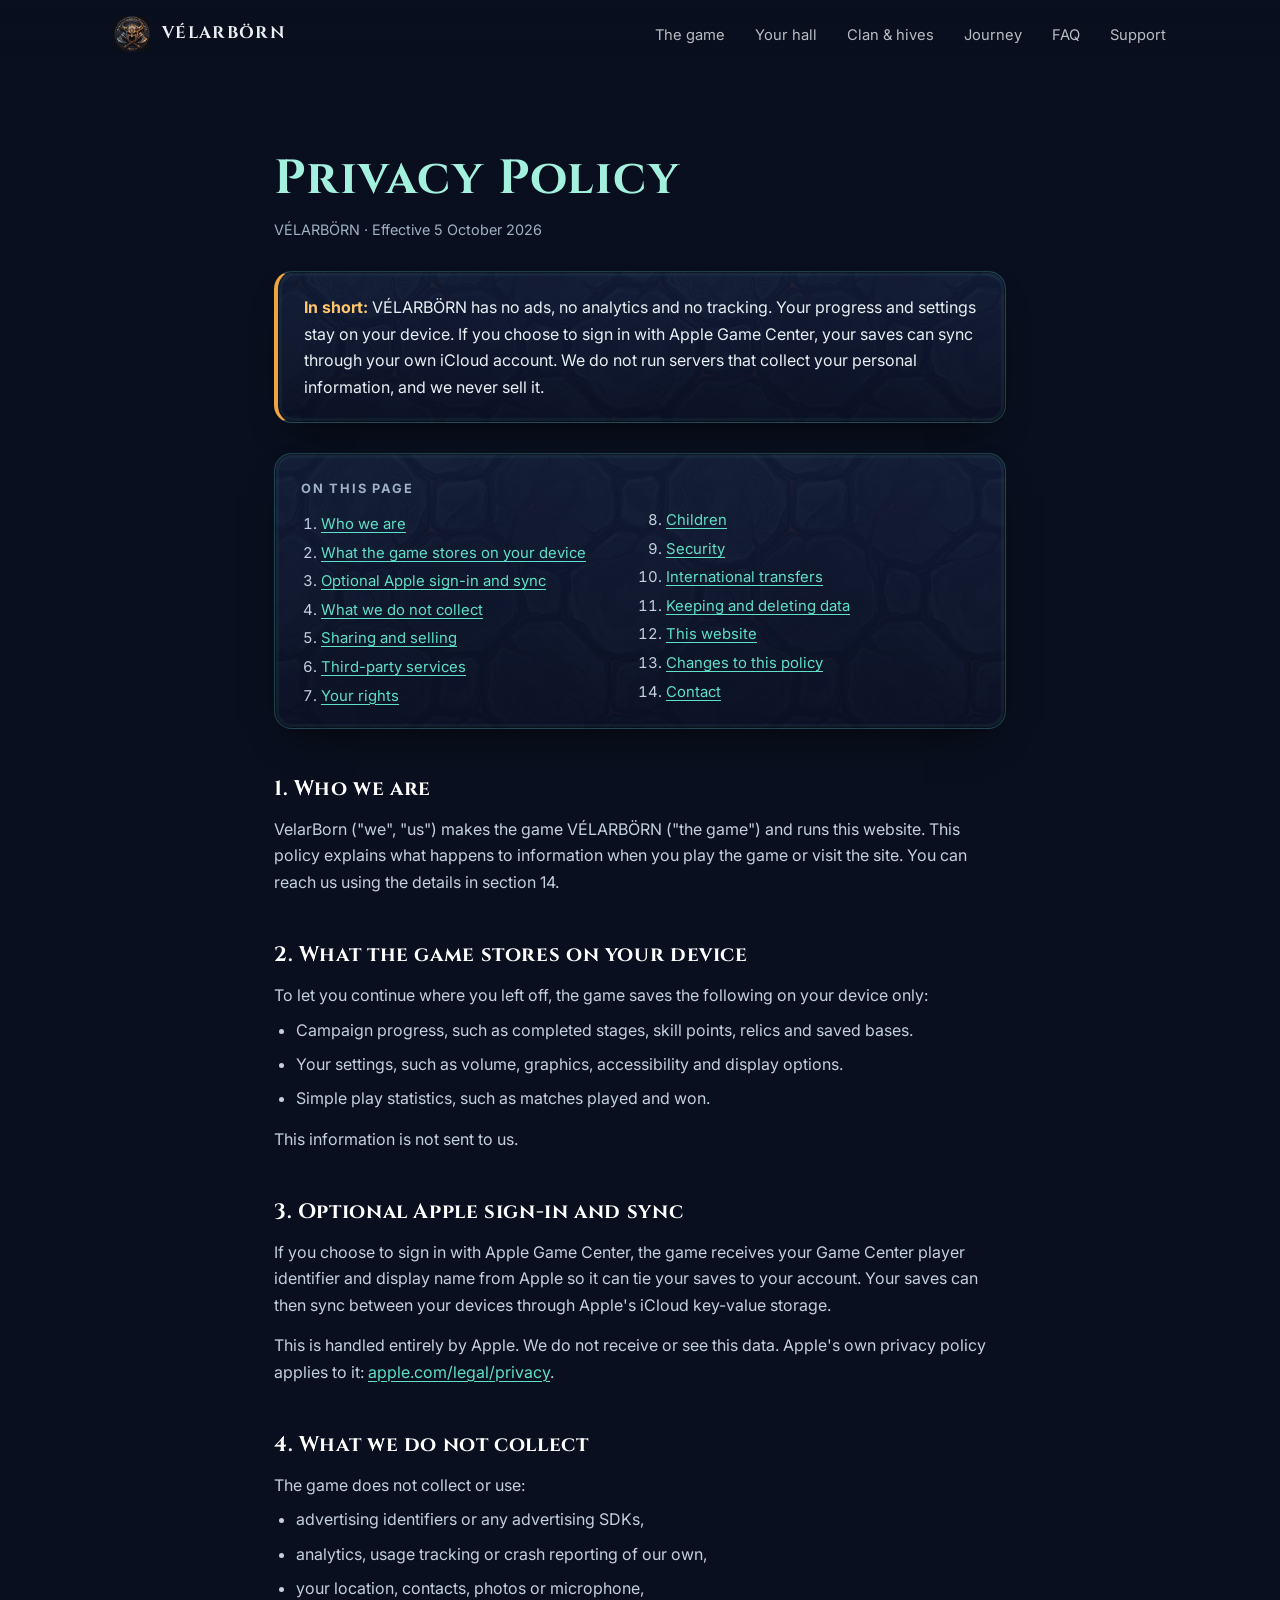
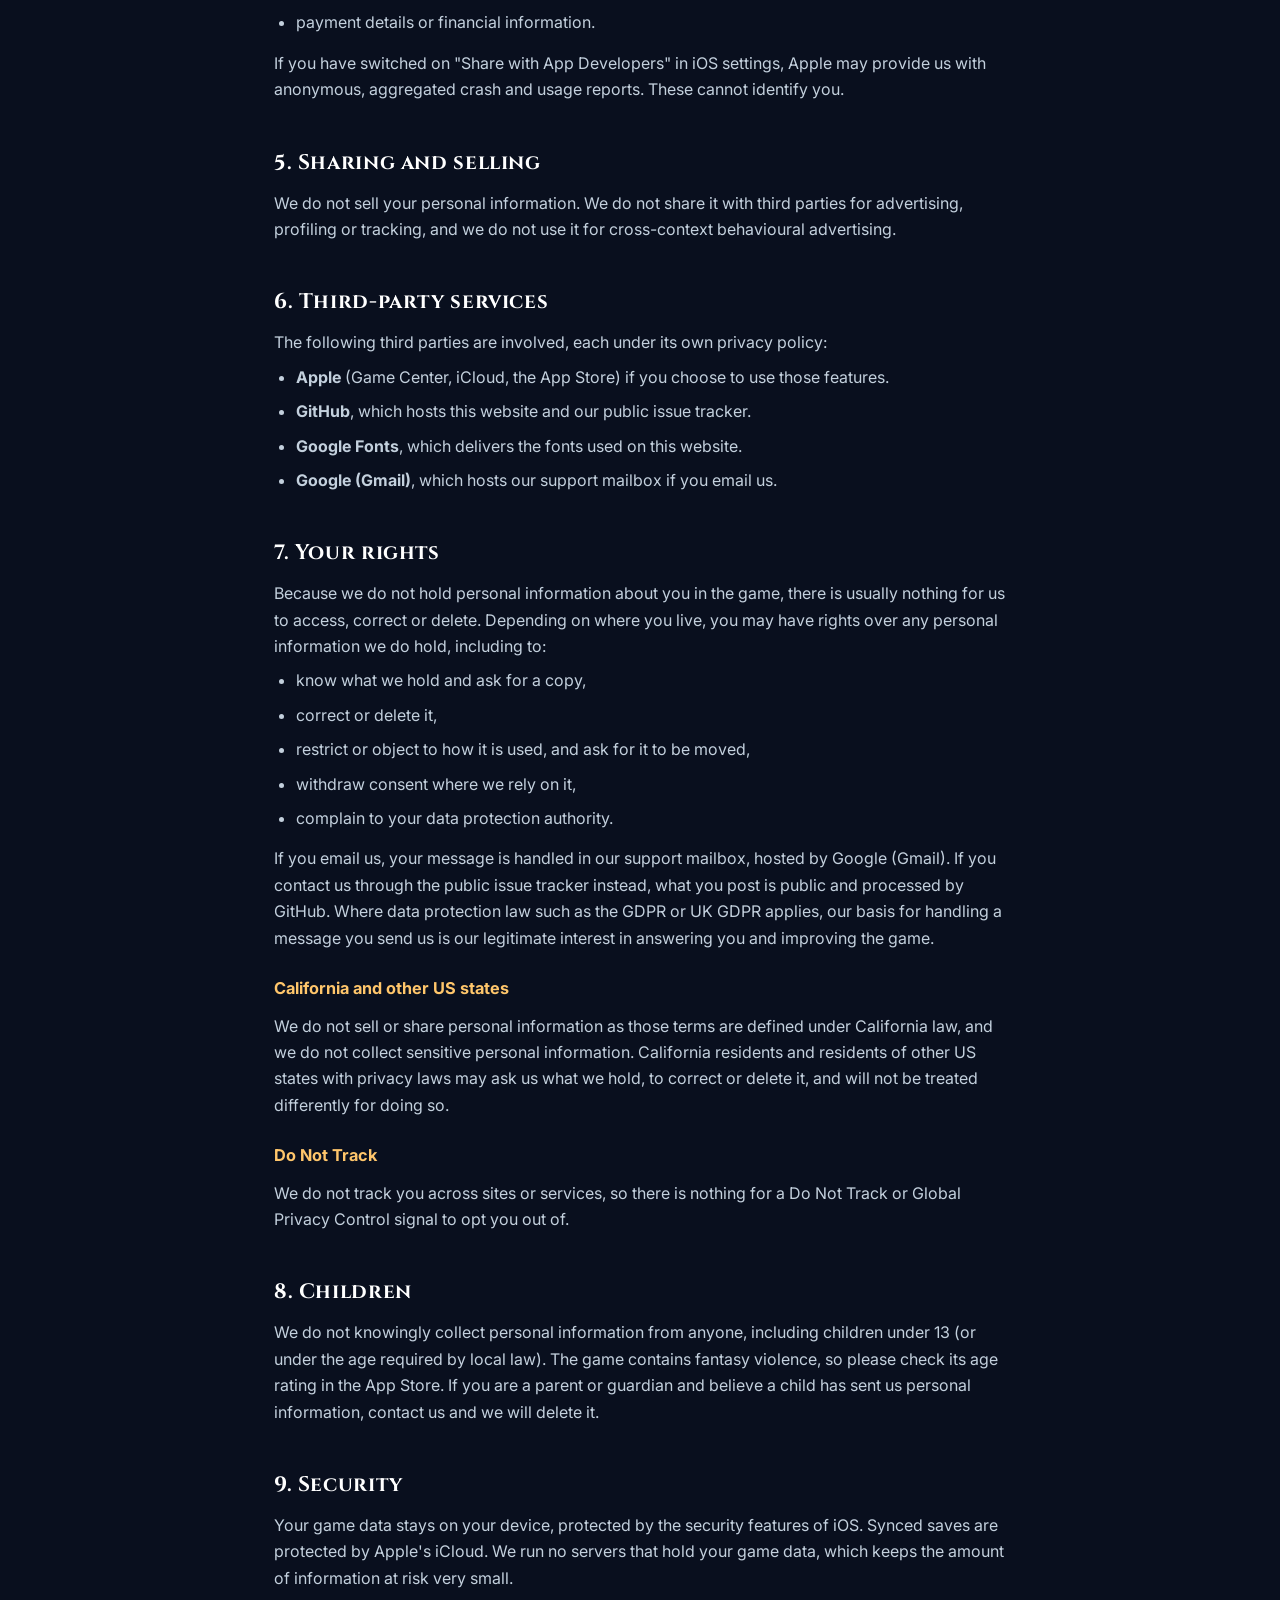
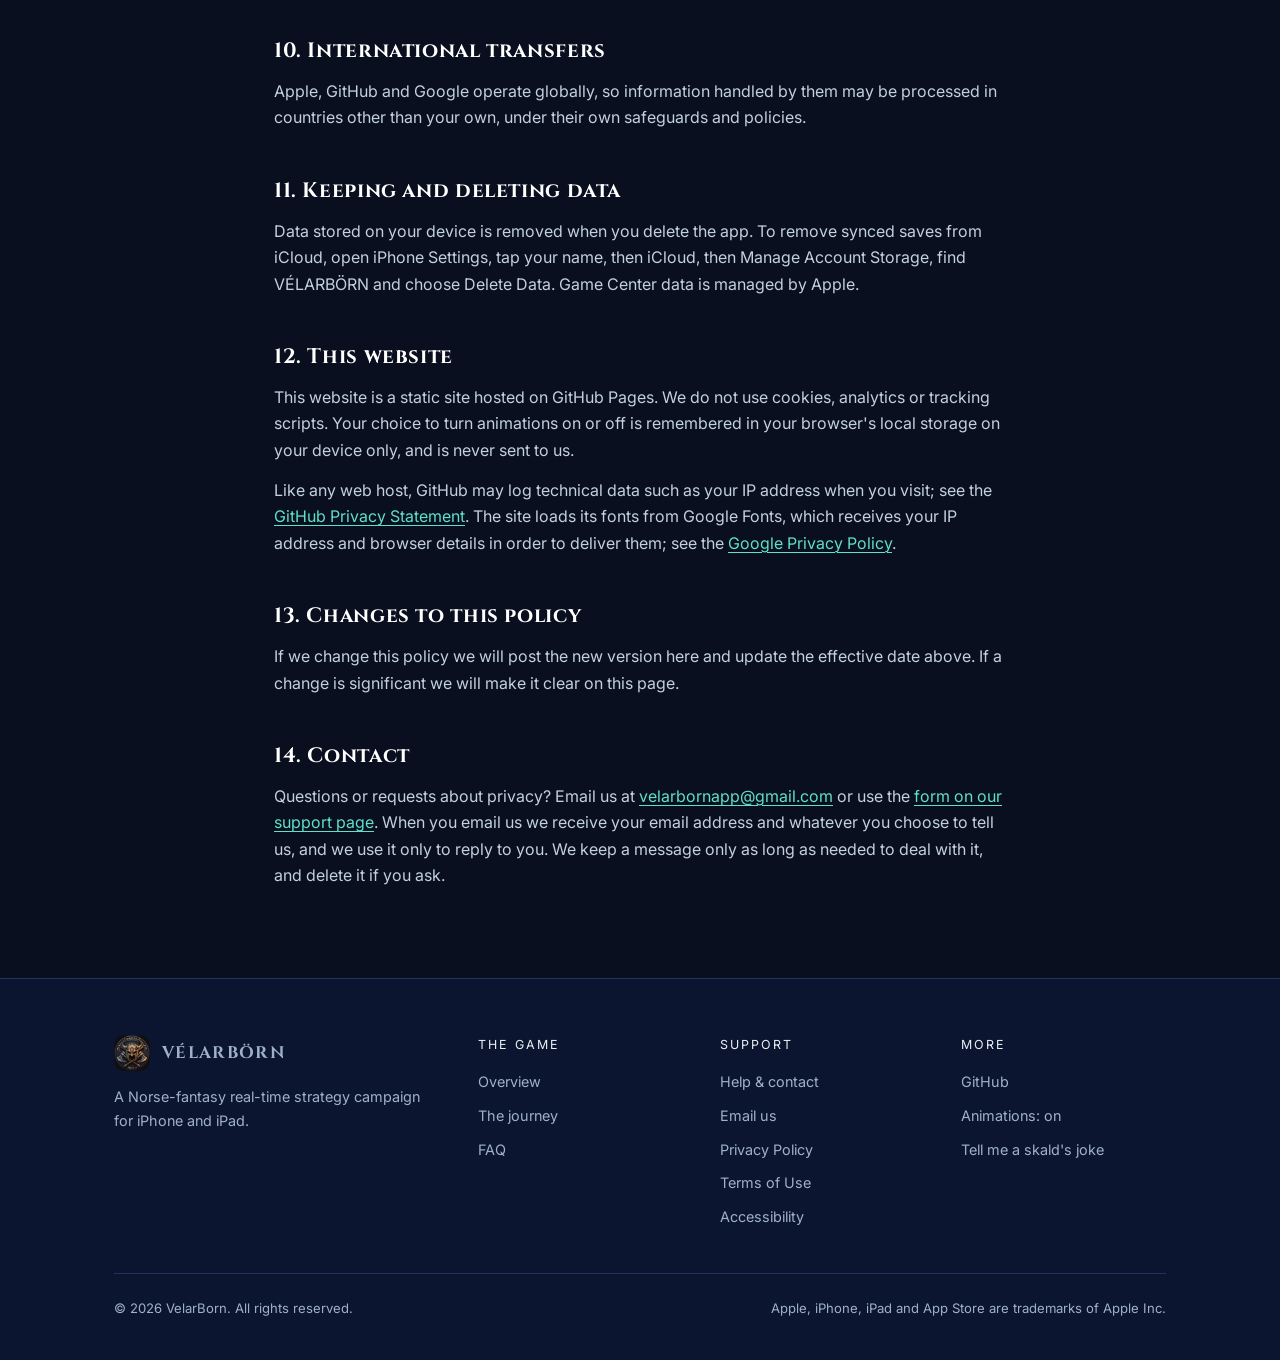
<file: privacy.html>
<!doctype html>
<html lang="en">
<head>
  <meta charset="utf-8">
  <meta name="viewport" content="width=device-width, initial-scale=1">
  <title>Privacy Policy - VÉLARBÖRN</title>
  <meta name="description" content="The VÉLARBÖRN privacy policy: no ads, no analytics, no tracking. Your progress stays on your device.">
  <meta name="theme-color" content="#090f1e">
  <meta name="color-scheme" content="dark">
  <link rel="canonical" href="https://velarborn.github.io/privacy.html">
  <meta property="og:type" content="website">
  <meta property="og:site_name" content="VÉLARBÖRN">
  <meta property="og:title" content="Privacy Policy - VÉLARBÖRN">
  <meta property="og:description" content="The VÉLARBÖRN privacy policy: no ads, no analytics, no tracking. Your progress stays on your device.">
  <meta property="og:image" content="https://velarborn.github.io/img/og.jpg">
  <link rel="icon" type="image/png" href="img/favicon.png">
  <link rel="apple-touch-icon" href="img/apple-touch-icon.png">
  <script>document.documentElement.classList.add("js")</script>
  <link rel="preconnect" href="https://fonts.googleapis.com">
  <link rel="preconnect" href="https://fonts.gstatic.com" crossorigin>
  <link href="https://fonts.googleapis.com/css2?family=Cinzel:wght@600;700&family=Inter:wght@400;600&display=swap" rel="stylesheet">
  <link rel="stylesheet" href="style.css?v=12">
</head>
<body>
  <a class="skip" href="#main">Skip to content</a>

  <header class="nav solid">
    <div class="wrap">
      <a class="brand" href="index.html" aria-label="VÉLARBÖRN home"><img src="img/favicon.png" alt="">VÉLARBÖRN</a>
      <button class="menu-btn" aria-label="Menu" aria-expanded="false" aria-controls="menu"><i></i></button>
      <nav aria-label="Main">
        <ul id="menu">
          <li><a href="index.html#game">The game</a></li>
          <li><a href="index.html#hall">Your hall</a></li>
          <li><a href="index.html#clan">Clan &amp; hives</a></li>
          <li><a href="index.html#journey">Journey</a></li>
          <li><a href="index.html#faq">FAQ</a></li>
          <li><a href="support.html">Support</a></li>
        </ul>
      </nav>
    </div>
  </header>

  <main id="main" class="doc">
    <div class="wrap">
      <h1>Privacy Policy</h1>
      <p class="meta">VÉLARBÖRN &middot; Effective 5 October 2026</p>
      <div class="panel summary">
        <p><strong>In short:</strong> VÉLARBÖRN has no ads, no analytics and no tracking. Your progress and settings stay on your device. If you choose to sign in with Apple Game Center, your saves can sync through your own iCloud account. We do not run servers that collect your personal information, and we never sell it.</p>
      </div>


      <nav class="panel toc" aria-label="On this page">
        <strong>On this page</strong>
        <ol>
          <li><a href="#who">Who we are</a></li>
          <li><a href="#device">What the game stores on your device</a></li>
          <li><a href="#sync">Optional Apple sign-in and sync</a></li>
          <li><a href="#not">What we do not collect</a></li>
          <li><a href="#sharing">Sharing and selling</a></li>
          <li><a href="#third">Third-party services</a></li>
          <li><a href="#rights">Your rights</a></li>
          <li><a href="#children">Children</a></li>
          <li><a href="#security">Security</a></li>
          <li><a href="#transfers">International transfers</a></li>
          <li><a href="#delete">Keeping and deleting data</a></li>
          <li><a href="#website">This website</a></li>
          <li><a href="#changes">Changes to this policy</a></li>
          <li><a href="#contact">Contact</a></li>
        </ol>
      </nav>

      <h2 id="who">1. Who we are</h2>
      <p>VelarBorn ("we", "us") makes the game VÉLARBÖRN ("the game") and runs this website. This policy explains what happens to information when you play the game or visit the site. You can reach us using the details in section 14.</p>

      <h2 id="device">2. What the game stores on your device</h2>
      <p>To let you continue where you left off, the game saves the following on your device only:</p>
      <ul>
        <li>Campaign progress, such as completed stages, skill points, relics and saved bases.</li>
        <li>Your settings, such as volume, graphics, accessibility and display options.</li>
        <li>Simple play statistics, such as matches played and won.</li>
      </ul>
      <p>This information is not sent to us.</p>

      <h2 id="sync">3. Optional Apple sign-in and sync</h2>
      <p>If you choose to sign in with Apple Game Center, the game receives your Game Center player identifier and display name from Apple so it can tie your saves to your account. Your saves can then sync between your devices through Apple's iCloud key-value storage.</p>
      <p>This is handled entirely by Apple. We do not receive or see this data. Apple's own privacy policy applies to it: <a href="https://www.apple.com/legal/privacy/" rel="noopener">apple.com/legal/privacy</a>.</p>

      <h2 id="not">4. What we do not collect</h2>
      <p>The game does not collect or use:</p>
      <ul>
        <li>advertising identifiers or any advertising SDKs,</li>
        <li>analytics, usage tracking or crash reporting of our own,</li>
        <li>your location, contacts, photos or microphone,</li>
        <li>payment details or financial information.</li>
      </ul>
      <p>If you have switched on "Share with App Developers" in iOS settings, Apple may provide us with anonymous, aggregated crash and usage reports. These cannot identify you.</p>

      <h2 id="sharing">5. Sharing and selling</h2>
      <p>We do not sell your personal information. We do not share it with third parties for advertising, profiling or tracking, and we do not use it for cross-context behavioural advertising.</p>

      <h2 id="third">6. Third-party services</h2>
      <p>The following third parties are involved, each under its own privacy policy:</p>
      <ul>
        <li><strong>Apple</strong> (Game Center, iCloud, the App Store) if you choose to use those features.</li>
        <li><strong>GitHub</strong>, which hosts this website and our public issue tracker.</li>
        <li><strong>Google Fonts</strong>, which delivers the fonts used on this website.</li>
        <li><strong>Google (Gmail)</strong>, which hosts our support mailbox if you email us.</li>
      </ul>

      <h2 id="rights">7. Your rights</h2>
      <p>Because we do not hold personal information about you in the game, there is usually nothing for us to access, correct or delete. Depending on where you live, you may have rights over any personal information we do hold, including to:</p>
      <ul>
        <li>know what we hold and ask for a copy,</li>
        <li>correct or delete it,</li>
        <li>restrict or object to how it is used, and ask for it to be moved,</li>
        <li>withdraw consent where we rely on it,</li>
        <li>complain to your data protection authority.</li>
      </ul>
      <p>If you email us, your message is handled in our support mailbox, hosted by Google (Gmail). If you contact us through the public issue tracker instead, what you post is public and processed by GitHub. Where data protection law such as the GDPR or UK GDPR applies, our basis for handling a message you send us is our legitimate interest in answering you and improving the game.</p>
      <h3>California and other US states</h3>
      <p>We do not sell or share personal information as those terms are defined under California law, and we do not collect sensitive personal information. California residents and residents of other US states with privacy laws may ask us what we hold, to correct or delete it, and will not be treated differently for doing so.</p>
      <h3>Do Not Track</h3>
      <p>We do not track you across sites or services, so there is nothing for a Do Not Track or Global Privacy Control signal to opt you out of.</p>

      <h2 id="children">8. Children</h2>
      <p>We do not knowingly collect personal information from anyone, including children under 13 (or under the age required by local law). The game contains fantasy violence, so please check its age rating in the App Store. If you are a parent or guardian and believe a child has sent us personal information, contact us and we will delete it.</p>

      <h2 id="security">9. Security</h2>
      <p>Your game data stays on your device, protected by the security features of iOS. Synced saves are protected by Apple's iCloud. We run no servers that hold your game data, which keeps the amount of information at risk very small.</p>

      <h2 id="transfers">10. International transfers</h2>
      <p>Apple, GitHub and Google operate globally, so information handled by them may be processed in countries other than your own, under their own safeguards and policies.</p>

      <h2 id="delete">11. Keeping and deleting data</h2>
      <p>Data stored on your device is removed when you delete the app. To remove synced saves from iCloud, open iPhone Settings, tap your name, then iCloud, then Manage Account Storage, find VÉLARBÖRN and choose Delete Data. Game Center data is managed by Apple.</p>

      <h2 id="website">12. This website</h2>
      <p>This website is a static site hosted on GitHub Pages. We do not use cookies, analytics or tracking scripts. Your choice to turn animations on or off is remembered in your browser's local storage on your device only, and is never sent to us.</p>
      <p>Like any web host, GitHub may log technical data such as your IP address when you visit; see the <a href="https://docs.github.com/site-policy/privacy-policies/github-general-privacy-statement" rel="noopener">GitHub Privacy Statement</a>. The site loads its fonts from Google Fonts, which receives your IP address and browser details in order to deliver them; see the <a href="https://policies.google.com/privacy" rel="noopener">Google Privacy Policy</a>.</p>

      <h2 id="changes">13. Changes to this policy</h2>
      <p>If we change this policy we will post the new version here and update the effective date above. If a change is significant we will make it clear on this page.</p>

      <h2 id="contact">14. Contact</h2>
      <p>Questions or requests about privacy? Email us at <a href="mailto:velarbornapp@gmail.com?subject=Privacy%20request">velarbornapp@gmail.com</a> or use the <a href="support.html#message">form on our support page</a>. When you email us we receive your email address and whatever you choose to tell us, and we use it only to reply to you. We keep a message only as long as needed to deal with it, and delete it if you ask.</p>
    </div>
  </main>

  <footer>
    <div class="wrap">
      <div class="foot">
        <div>
          <a class="brand" href="index.html"><img src="img/favicon.png" alt="">VÉLARBÖRN</a>
          <p>A Norse-fantasy real-time strategy campaign for iPhone and iPad.</p>
        </div>
        <div>
          <p class="foot-title">The game</p>
          <ul>
            <li><a href="index.html#game">Overview</a></li>
            <li><a href="index.html#journey">The journey</a></li>
            <li><a href="index.html#faq">FAQ</a></li>
          </ul>
        </div>
        <div>
          <p class="foot-title">Support</p>
          <ul>
            <li><a href="support.html">Help &amp; contact</a></li>
            <li><a href="mailto:velarbornapp@gmail.com">Email us</a></li>
            <li><a href="privacy.html">Privacy Policy</a></li>
            <li><a href="terms.html">Terms of Use</a></li>
            <li><a href="accessibility.html">Accessibility</a></li>
          </ul>
        </div>
        <div>
          <p class="foot-title">More</p>
          <ul>
            <li><a href="https://github.com/VelarBorn" rel="noopener">GitHub</a></li>
            <li><button type="button" data-motion-toggle aria-pressed="false">Animations: on</button></li>
            <li><button type="button" data-joke>Tell me a skald's joke</button></li>
          </ul>
        </div>
      </div>
      <div class="legal">
        <span>&copy; 2026 VelarBorn. All rights reserved.</span>
        <span>Apple, iPhone, iPad and App Store are trademarks of Apple Inc.</span>
      </div>
    </div>
  </footer>

  <div class="toast" id="toast" role="status" aria-live="polite">
    <span class="em">🪓</span>
    <span class="txt"></span>
    <button type="button" aria-label="Dismiss">&times;</button>
  </div>

  <script src="script.js?v=12"></script>
</body>
</html>
</file>
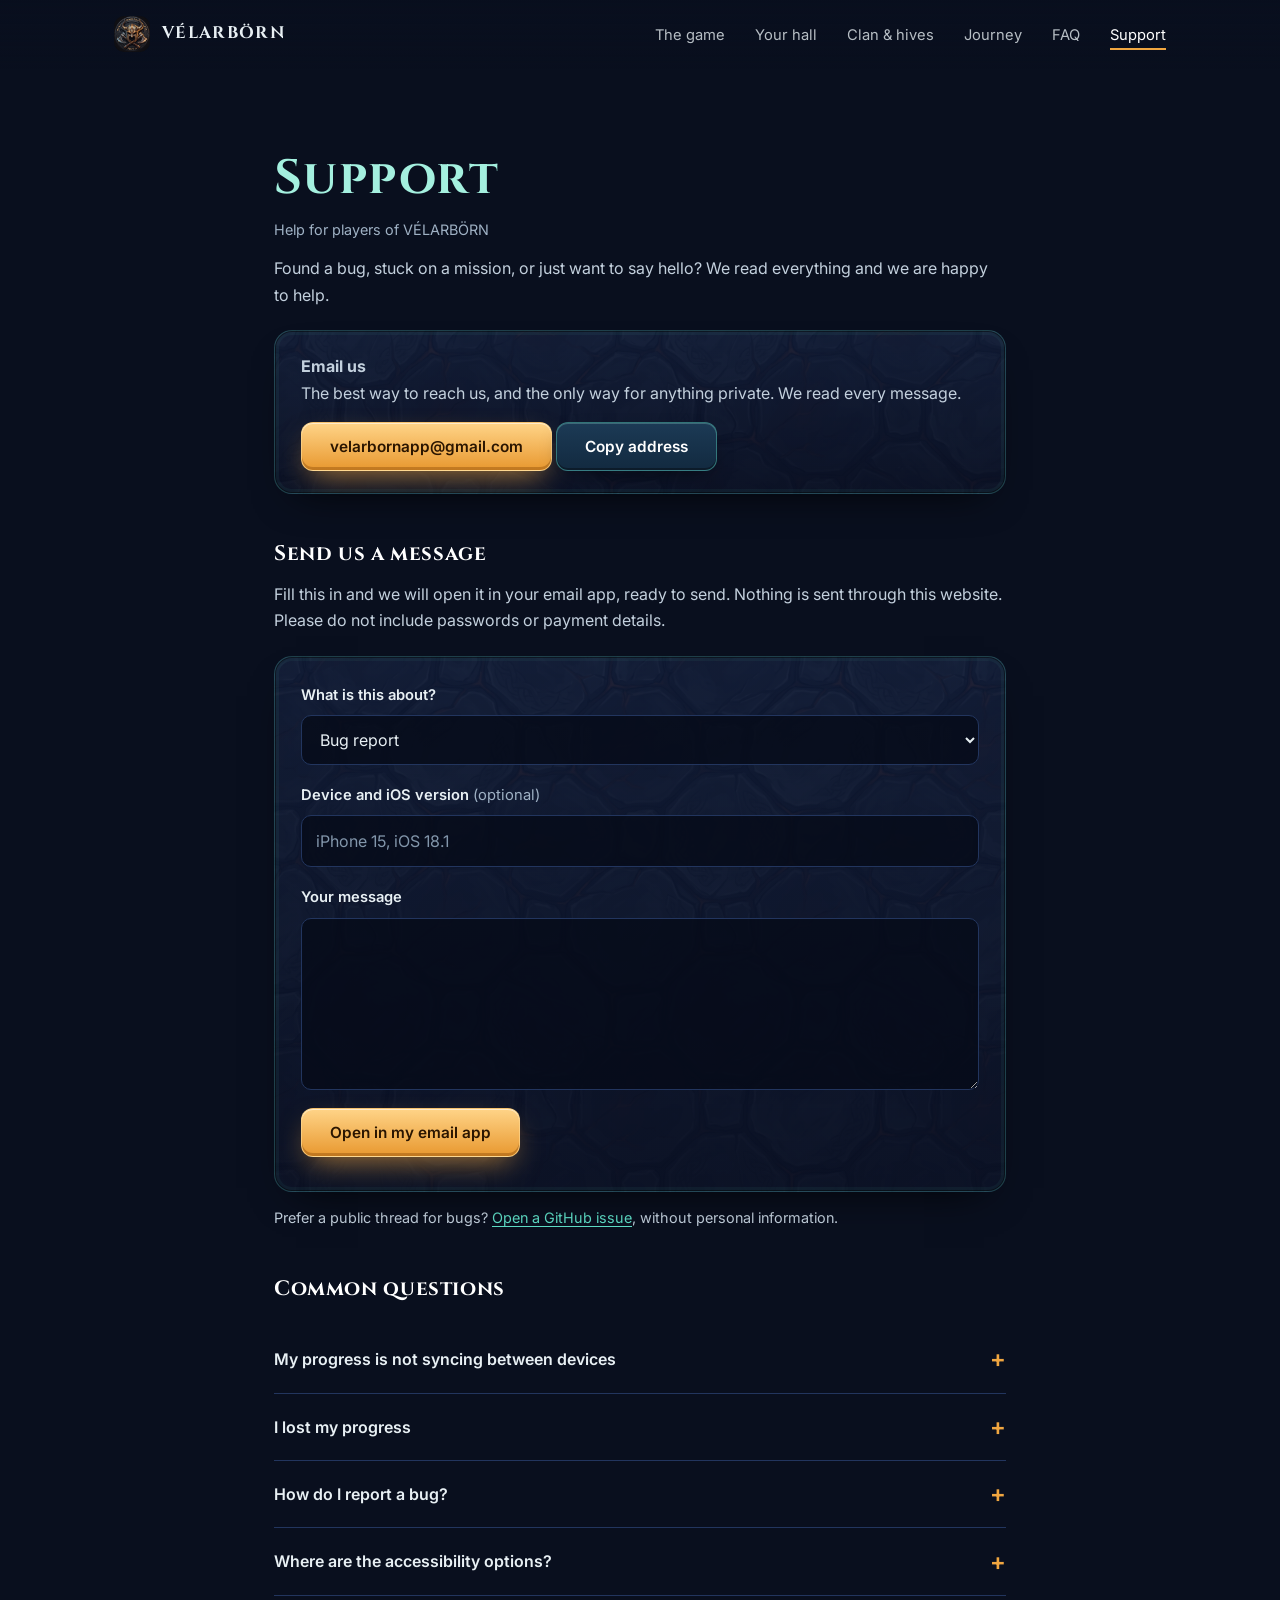
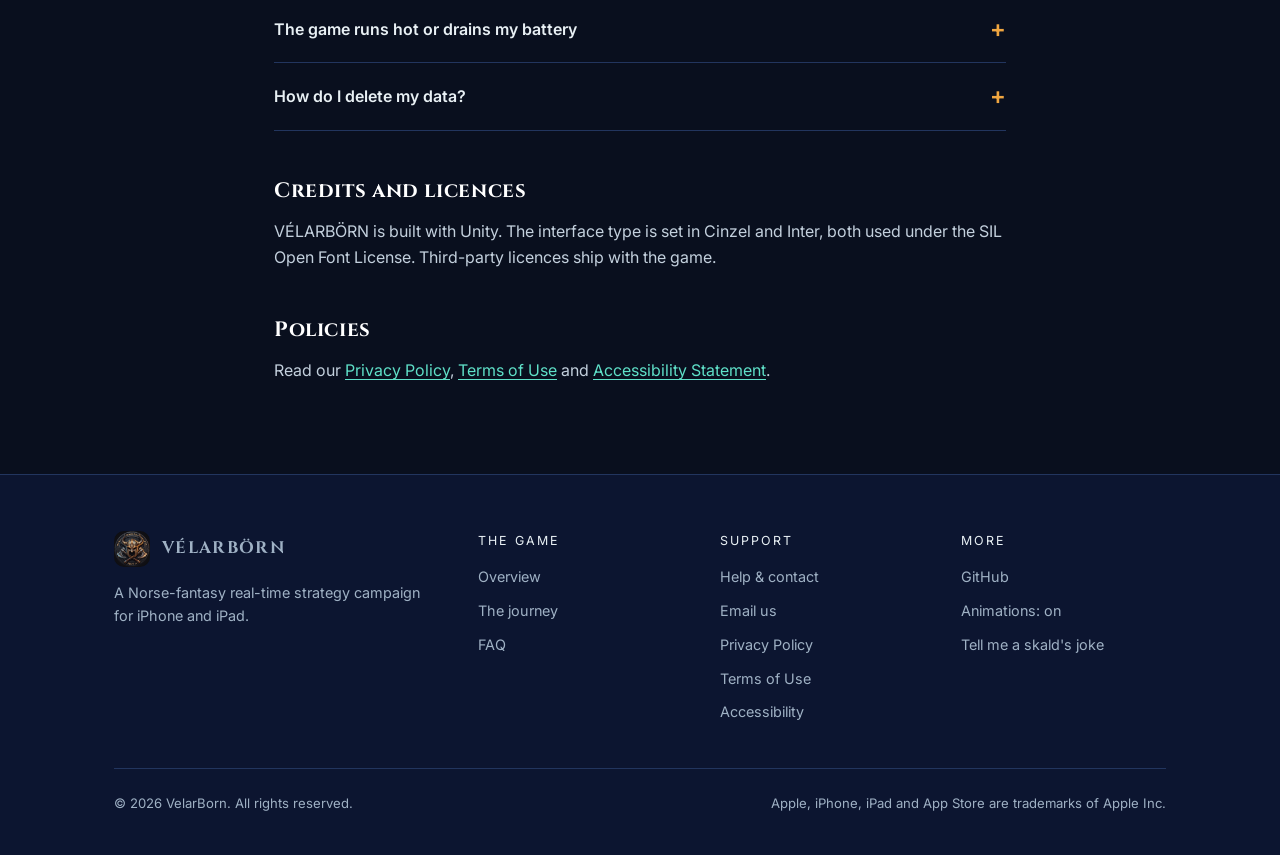
<file: support.html>
<!doctype html>
<html lang="en">
<head>
  <meta charset="utf-8">
  <meta name="viewport" content="width=device-width, initial-scale=1">
  <title>Support - VÉLARBÖRN</title>
  <meta name="description" content="Get help with VÉLARBÖRN: contact, common questions, accessibility and credits.">
  <meta name="theme-color" content="#090f1e">
  <meta name="color-scheme" content="dark">
  <link rel="canonical" href="https://velarborn.github.io/support.html">
  <meta property="og:type" content="website">
  <meta property="og:site_name" content="VÉLARBÖRN">
  <meta property="og:title" content="Support - VÉLARBÖRN">
  <meta property="og:description" content="Get help with VÉLARBÖRN: contact, common questions, accessibility and credits.">
  <meta property="og:image" content="https://velarborn.github.io/img/og.jpg">
  <link rel="icon" type="image/png" href="img/favicon.png">
  <link rel="apple-touch-icon" href="img/apple-touch-icon.png">
  <script>document.documentElement.classList.add("js")</script>
  <link rel="preconnect" href="https://fonts.googleapis.com">
  <link rel="preconnect" href="https://fonts.gstatic.com" crossorigin>
  <link href="https://fonts.googleapis.com/css2?family=Cinzel:wght@600;700&family=Inter:wght@400;600&display=swap" rel="stylesheet">
  <link rel="stylesheet" href="style.css?v=12">
</head>
<body>
  <a class="skip" href="#main">Skip to content</a>

  <header class="nav solid">
    <div class="wrap">
      <a class="brand" href="index.html" aria-label="VÉLARBÖRN home"><img src="img/favicon.png" alt="">VÉLARBÖRN</a>
      <button class="menu-btn" aria-label="Menu" aria-expanded="false" aria-controls="menu"><i></i></button>
      <nav aria-label="Main">
        <ul id="menu">
          <li><a href="index.html#game">The game</a></li>
          <li><a href="index.html#hall">Your hall</a></li>
          <li><a href="index.html#clan">Clan &amp; hives</a></li>
          <li><a href="index.html#journey">Journey</a></li>
          <li><a href="index.html#faq">FAQ</a></li>
          <li><a href="support.html" aria-current="page">Support</a></li>
        </ul>
      </nav>
    </div>
  </header>

  <main id="main" class="doc">
    <div class="wrap">
      <h1>Support</h1>
      <p class="meta">Help for players of VÉLARBÖRN</p>
      <p>Found a bug, stuck on a mission, or just want to say hello? We read everything and we are happy to help.</p>

      <div class="panel contact-card">
        <p><strong>Email us</strong><br>The best way to reach us, and the only way for anything private. We read every message.</p>
        <div class="actions">
          <a class="btn primary" href="mailto:velarbornapp@gmail.com?subject=V%C3%89LARB%C3%96RN%20support">velarbornapp@gmail.com</a>
          <button type="button" class="btn" data-copy="velarbornapp@gmail.com">Copy address</button>
        </div>
      </div>

      <h2 id="message">Send us a message</h2>
      <p>Fill this in and we will open it in your email app, ready to send. Nothing is sent through this website. Please do not include passwords or payment details.</p>
      <form class="panel form" id="contact-form" action="mailto:velarbornapp@gmail.com" method="post" enctype="text/plain">
        <div class="field">
          <label for="topic">What is this about?</label>
          <select id="topic" name="Topic" required>
            <option>Bug report</option>
            <option>Question</option>
            <option>Feedback</option>
            <option>Accessibility</option>
            <option>Privacy request</option>
            <option>Copyright notice</option>
            <option>Something else</option>
          </select>
        </div>
        <div class="field">
          <label for="device">Device and iOS version <span class="opt">(optional)</span></label>
          <input id="device" name="Device" type="text" placeholder="iPhone 15, iOS 18.1" autocomplete="off">
        </div>
        <div class="field">
          <label for="msg">Your message</label>
          <textarea id="msg" name="Message" rows="6" required></textarea>
        </div>
        <div class="field">
          <button class="btn primary" type="submit">Open in my email app</button>
          <p class="form-note" id="form-status" role="status"></p>
        </div>
      </form>
      <p class="form-note">Prefer a public thread for bugs? <a href="https://github.com/VelarBorn/velarborn.github.io/issues" rel="noopener">Open a GitHub issue</a>, without personal information.</p>

      <h2 id="faq">Common questions</h2>
      <div class="faq">
        <details>
          <summary>My progress is not syncing between devices</summary>
          <p>Cloud sync is optional. Make sure you are signed in to Apple Game Center on both devices, that iCloud is turned on for the game in iPhone Settings, and that both devices are online. Progress is otherwise stored only on the device you play on.</p>
        </details>
        <details>
          <summary>I lost my progress</summary>
          <p>Saved games are kept on your device. Deleting the app removes them unless you had cloud sync switched on. If you reinstalled and sign in to Game Center with iCloud enabled, your saves should come back.</p>
        </details>
        <details>
          <summary>How do I report a bug?</summary>
          <p>Use the <a href="#message">form above</a> or <a href="mailto:velarbornapp@gmail.com?subject=Bug%20report">email us</a>, and tell us your device model, your iOS version, the game version shown in the game, what you were doing, and what went wrong. Screenshots help a lot.</p>
        </details>
        <details>
          <summary>Where are the accessibility options?</summary>
          <p>Open the game's settings. You can switch on color-blind modes, change the interface size, reduce motion, and turn haptics on or off. Read more on our <a href="accessibility.html">accessibility page</a>.</p>
        </details>
        <details>
          <summary>The game runs hot or drains my battery</summary>
          <p>In the game's settings, turn on battery saver and lower the graphics quality. Closing other apps can also help.</p>
        </details>
        <details>
          <summary>How do I delete my data?</summary>
          <p>Deleting the app removes the data stored on your device. To remove synced saves, open iPhone Settings, tap your name, then iCloud, then Manage Account Storage, find VÉLARBÖRN and choose Delete Data. See our <a href="privacy.html">Privacy Policy</a> for details.</p>
        </details>
      </div>

      <h2 id="credits">Credits and licences</h2>
      <p>VÉLARBÖRN is built with Unity. The interface type is set in Cinzel and Inter, both used under the SIL Open Font License. Third-party licences ship with the game.</p>

      <h2>Policies</h2>
      <p>Read our <a href="privacy.html">Privacy Policy</a>, <a href="terms.html">Terms of Use</a> and <a href="accessibility.html">Accessibility Statement</a>.</p>
    </div>
  </main>

  <footer>
    <div class="wrap">
      <div class="foot">
        <div>
          <a class="brand" href="index.html"><img src="img/favicon.png" alt="">VÉLARBÖRN</a>
          <p>A Norse-fantasy real-time strategy campaign for iPhone and iPad.</p>
        </div>
        <div>
          <p class="foot-title">The game</p>
          <ul>
            <li><a href="index.html#game">Overview</a></li>
            <li><a href="index.html#journey">The journey</a></li>
            <li><a href="index.html#faq">FAQ</a></li>
          </ul>
        </div>
        <div>
          <p class="foot-title">Support</p>
          <ul>
            <li><a href="support.html">Help &amp; contact</a></li>
            <li><a href="mailto:velarbornapp@gmail.com">Email us</a></li>
            <li><a href="privacy.html">Privacy Policy</a></li>
            <li><a href="terms.html">Terms of Use</a></li>
            <li><a href="accessibility.html">Accessibility</a></li>
          </ul>
        </div>
        <div>
          <p class="foot-title">More</p>
          <ul>
            <li><a href="https://github.com/VelarBorn" rel="noopener">GitHub</a></li>
            <li><button type="button" data-motion-toggle aria-pressed="false">Animations: on</button></li>
            <li><button type="button" data-joke>Tell me a skald's joke</button></li>
          </ul>
        </div>
      </div>
      <div class="legal">
        <span>&copy; 2026 VelarBorn. All rights reserved.</span>
        <span>Apple, iPhone, iPad and App Store are trademarks of Apple Inc.</span>
      </div>
    </div>
  </footer>

  <div class="toast" id="toast" role="status" aria-live="polite">
    <span class="em">🪓</span>
    <span class="txt"></span>
    <button type="button" aria-label="Dismiss">&times;</button>
  </div>

  <script src="script.js?v=12"></script>
</body>
</html>
</file>
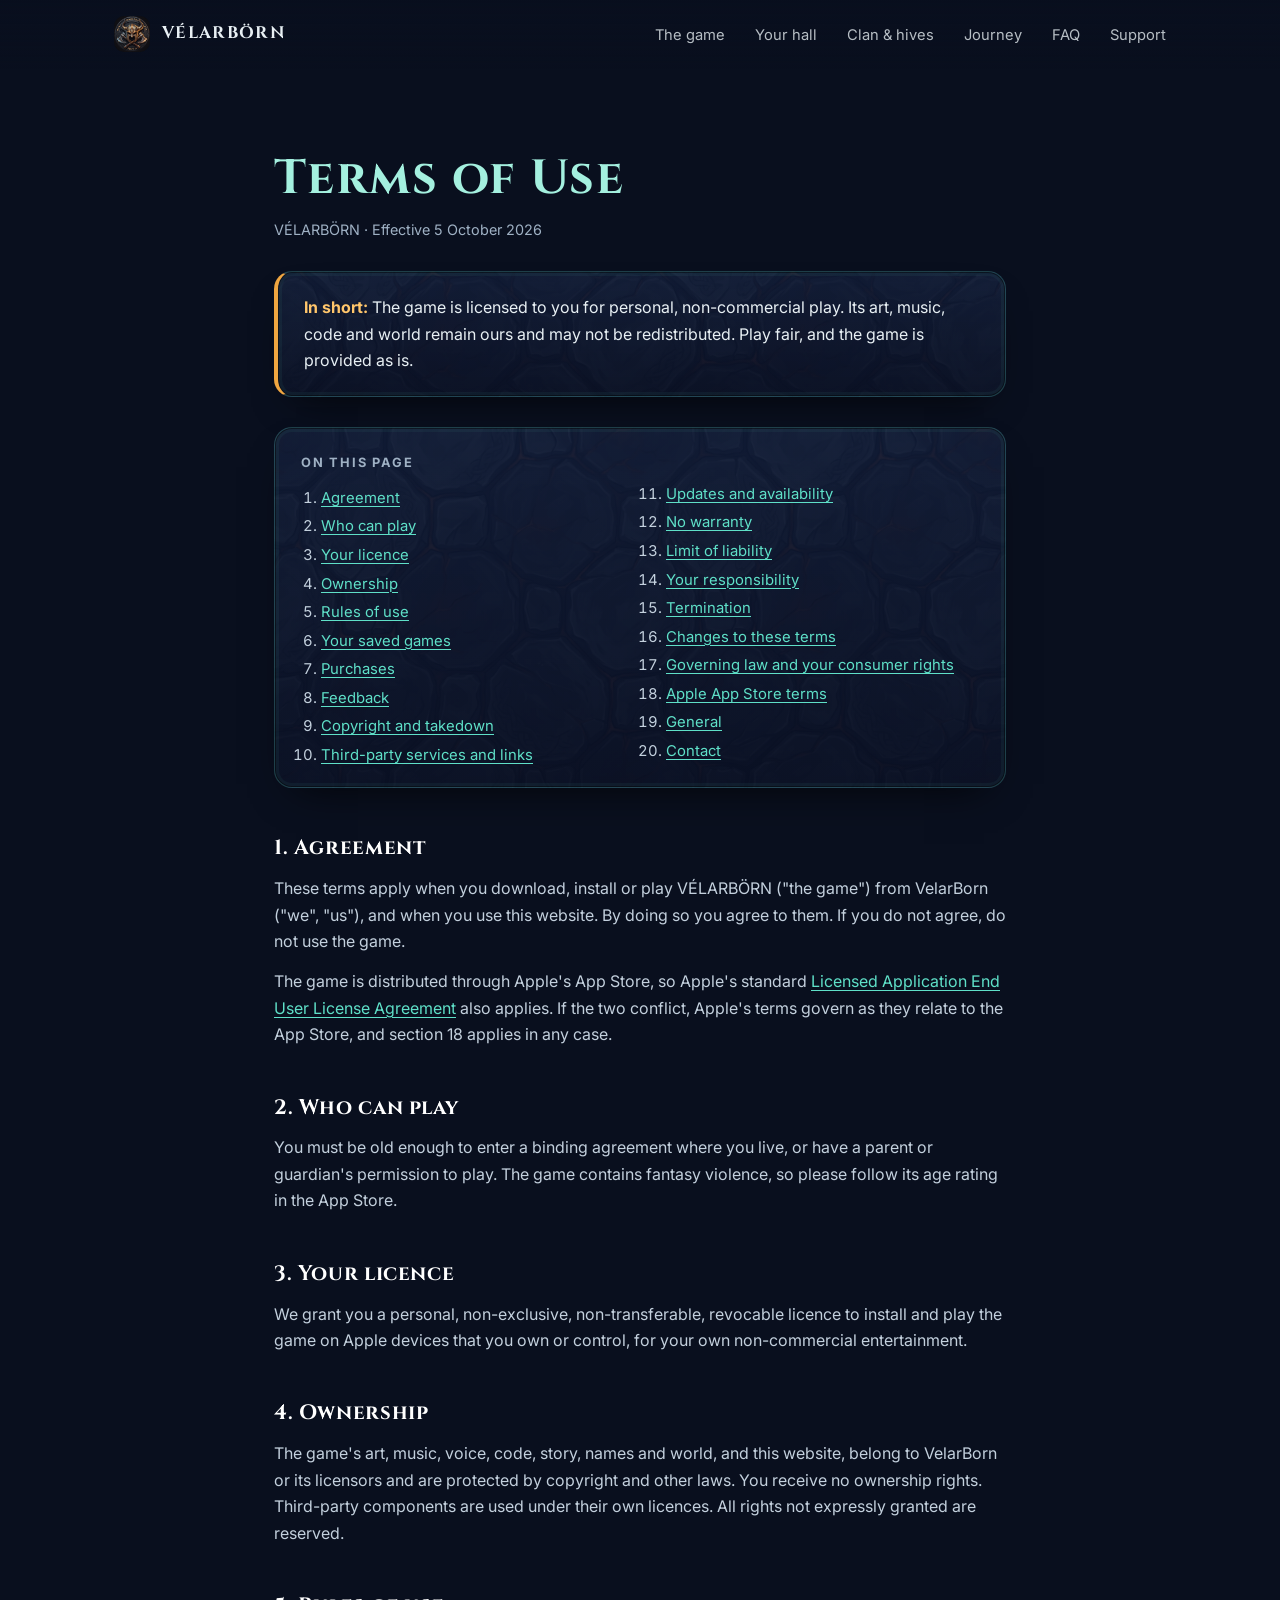
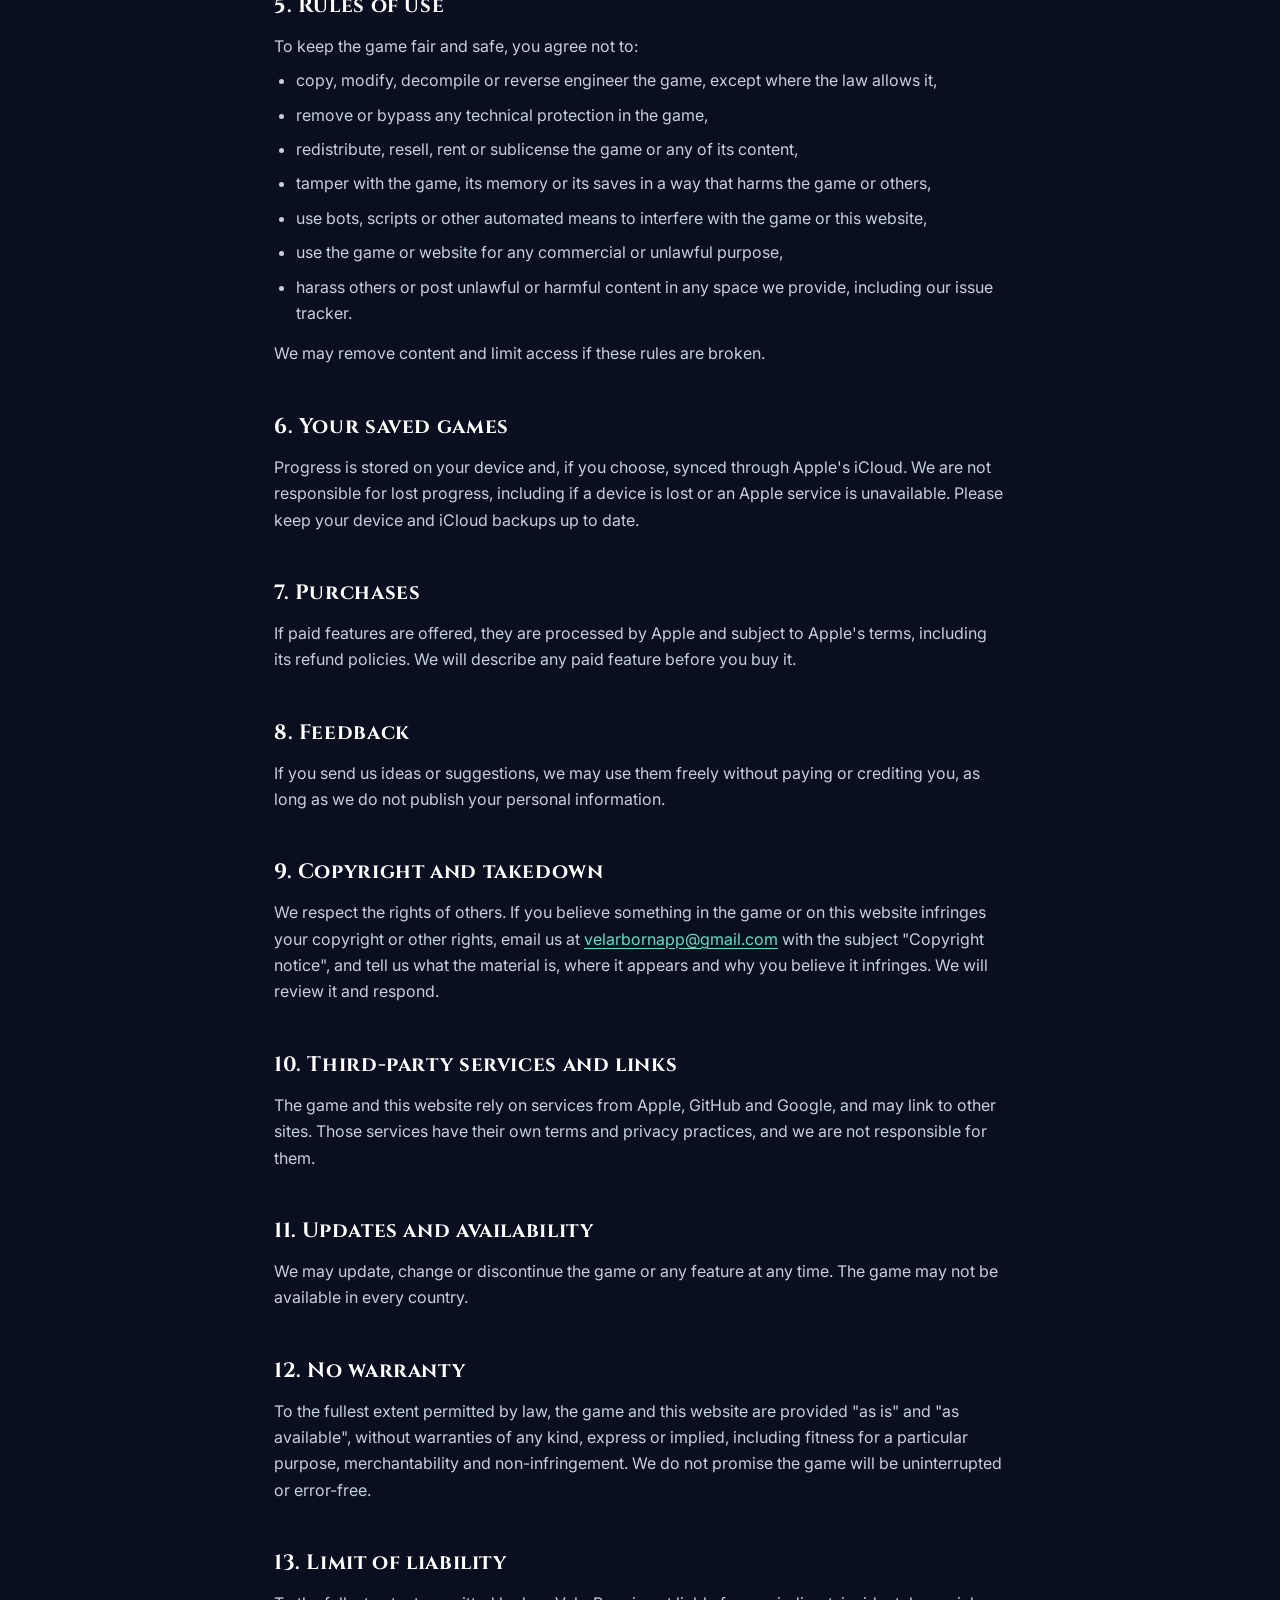
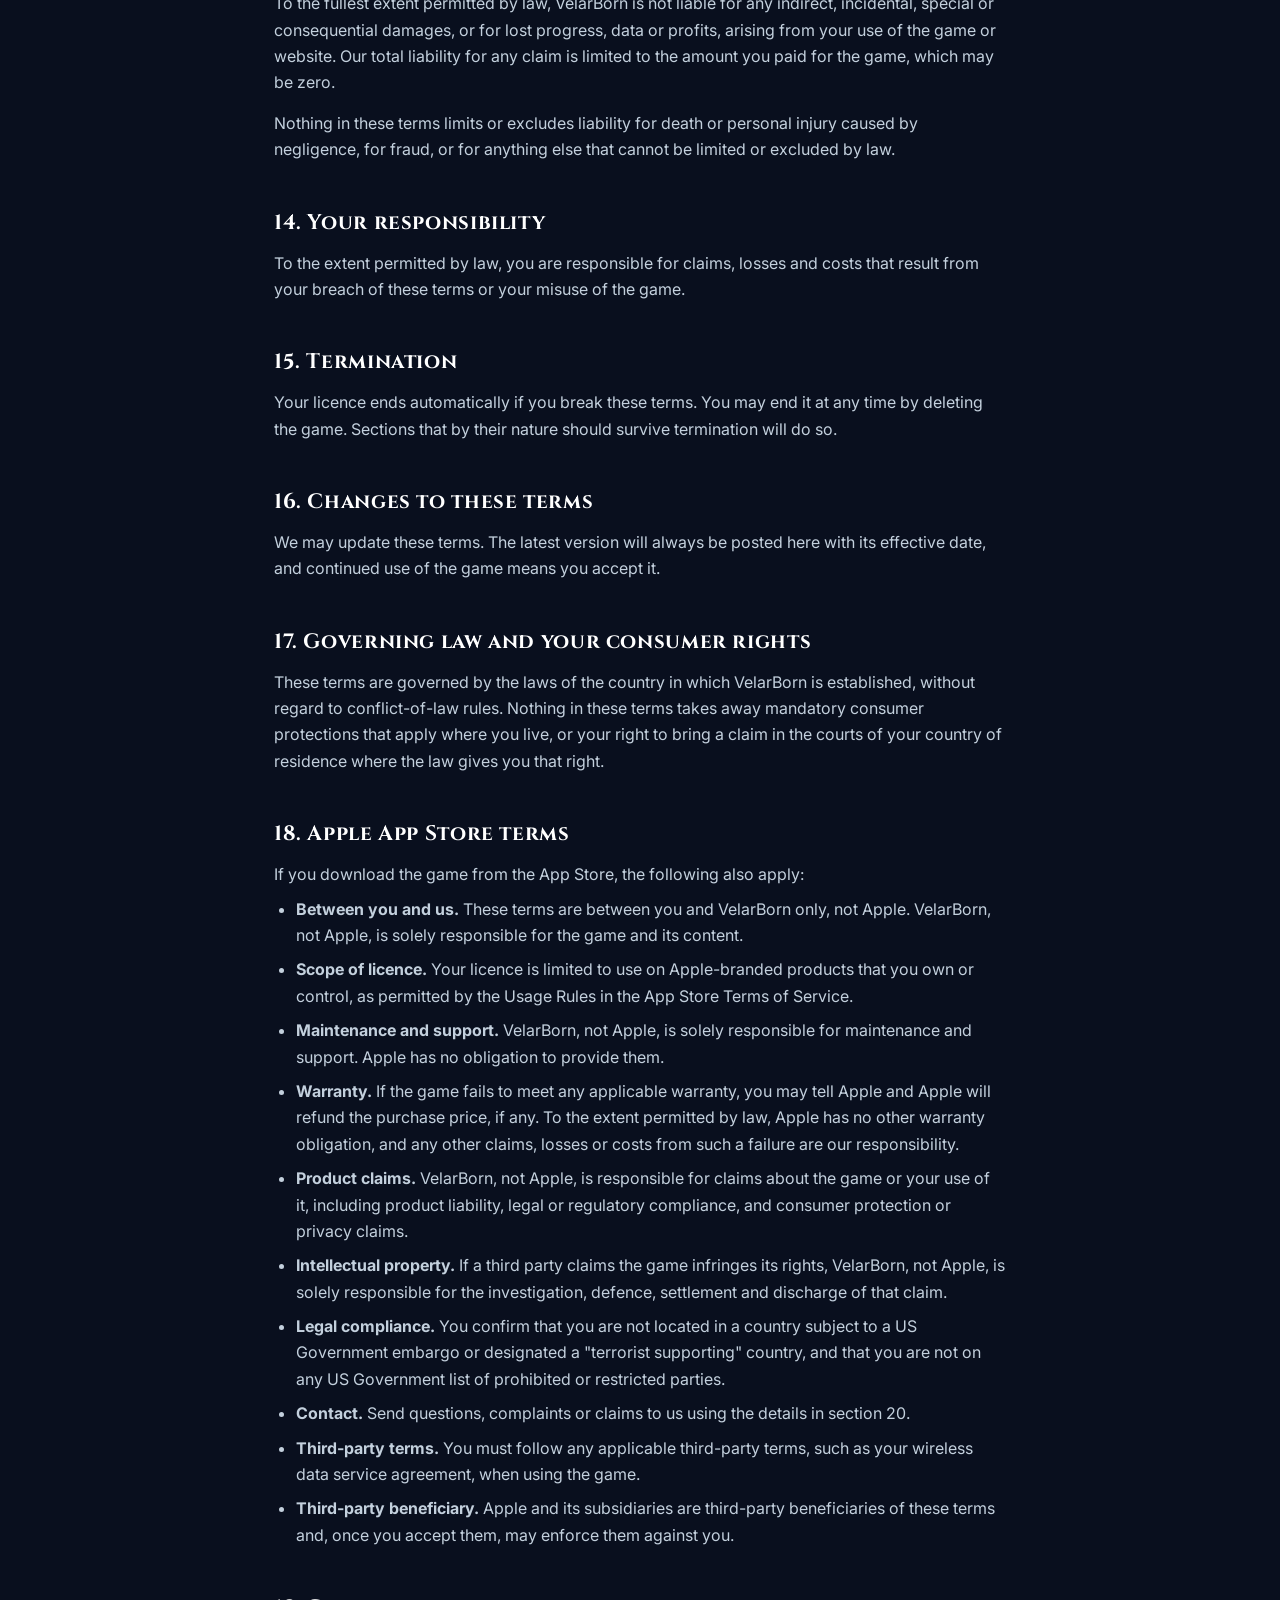
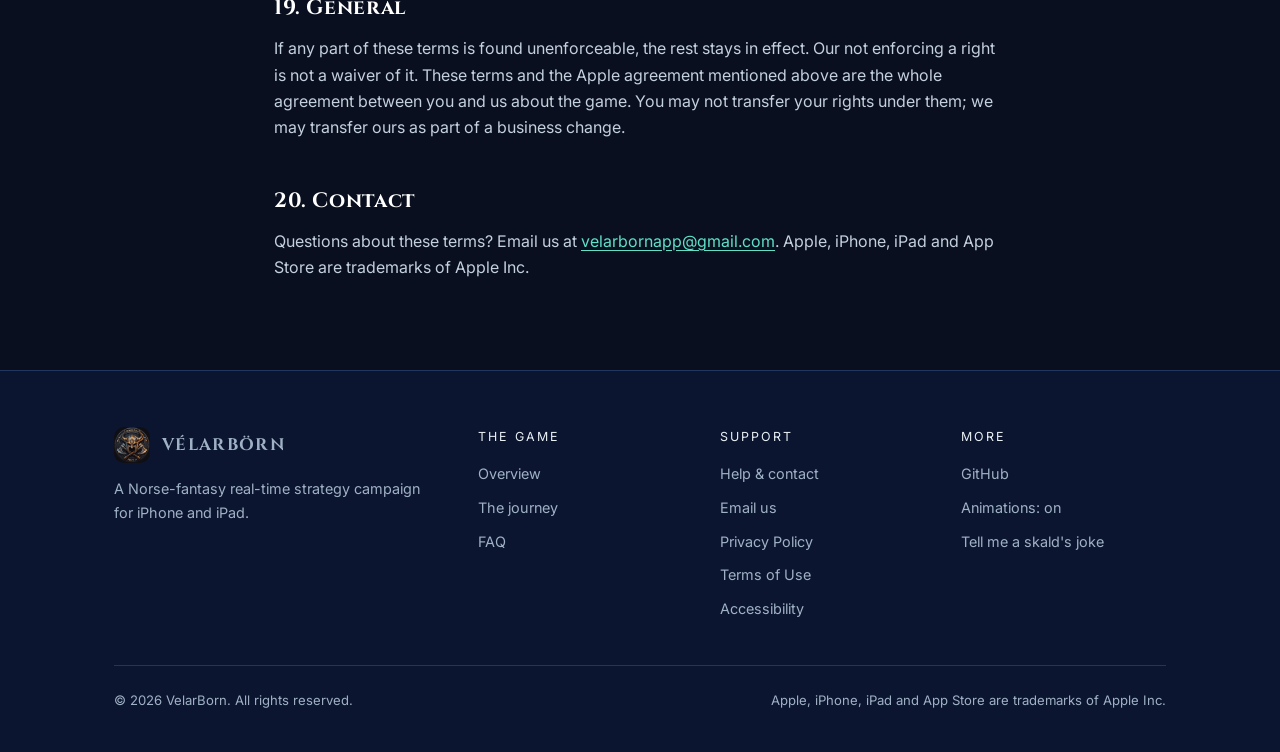
<file: terms.html>
<!doctype html>
<html lang="en">
<head>
  <meta charset="utf-8">
  <meta name="viewport" content="width=device-width, initial-scale=1">
  <title>Terms of Use - VÉLARBÖRN</title>
  <meta name="description" content="The terms of use for VÉLARBÖRN: a personal, non-commercial licence to play the game, plus the rules of use.">
  <meta name="theme-color" content="#090f1e">
  <meta name="color-scheme" content="dark">
  <link rel="canonical" href="https://velarborn.github.io/terms.html">
  <meta property="og:type" content="website">
  <meta property="og:site_name" content="VÉLARBÖRN">
  <meta property="og:title" content="Terms of Use - VÉLARBÖRN">
  <meta property="og:description" content="The terms of use for VÉLARBÖRN: a personal, non-commercial licence to play the game, plus the rules of use.">
  <meta property="og:image" content="https://velarborn.github.io/img/og.jpg">
  <link rel="icon" type="image/png" href="img/favicon.png">
  <link rel="apple-touch-icon" href="img/apple-touch-icon.png">
  <script>document.documentElement.classList.add("js")</script>
  <link rel="preconnect" href="https://fonts.googleapis.com">
  <link rel="preconnect" href="https://fonts.gstatic.com" crossorigin>
  <link href="https://fonts.googleapis.com/css2?family=Cinzel:wght@600;700&family=Inter:wght@400;600&display=swap" rel="stylesheet">
  <link rel="stylesheet" href="style.css?v=12">
</head>
<body>
  <a class="skip" href="#main">Skip to content</a>

  <header class="nav solid">
    <div class="wrap">
      <a class="brand" href="index.html" aria-label="VÉLARBÖRN home"><img src="img/favicon.png" alt="">VÉLARBÖRN</a>
      <button class="menu-btn" aria-label="Menu" aria-expanded="false" aria-controls="menu"><i></i></button>
      <nav aria-label="Main">
        <ul id="menu">
          <li><a href="index.html#game">The game</a></li>
          <li><a href="index.html#hall">Your hall</a></li>
          <li><a href="index.html#clan">Clan &amp; hives</a></li>
          <li><a href="index.html#journey">Journey</a></li>
          <li><a href="index.html#faq">FAQ</a></li>
          <li><a href="support.html">Support</a></li>
        </ul>
      </nav>
    </div>
  </header>

  <main id="main" class="doc">
    <div class="wrap">
      <h1>Terms of Use</h1>
      <p class="meta">VÉLARBÖRN &middot; Effective 5 October 2026</p>
      <div class="panel summary">
        <p><strong>In short:</strong> The game is licensed to you for personal, non-commercial play. Its art, music, code and world remain ours and may not be redistributed. Play fair, and the game is provided as is.</p>
      </div>


      <nav class="panel toc" aria-label="On this page">
        <strong>On this page</strong>
        <ol>
          <li><a href="#agreement">Agreement</a></li>
          <li><a href="#eligibility">Who can play</a></li>
          <li><a href="#license">Your licence</a></li>
          <li><a href="#ownership">Ownership</a></li>
          <li><a href="#rules">Rules of use</a></li>
          <li><a href="#saves">Your saved games</a></li>
          <li><a href="#purchases">Purchases</a></li>
          <li><a href="#feedback">Feedback</a></li>
          <li><a href="#copyright">Copyright and takedown</a></li>
          <li><a href="#thirdparty">Third-party services and links</a></li>
          <li><a href="#updates">Updates and availability</a></li>
          <li><a href="#warranty">No warranty</a></li>
          <li><a href="#liability">Limit of liability</a></li>
          <li><a href="#indemnity">Your responsibility</a></li>
          <li><a href="#termination">Termination</a></li>
          <li><a href="#changes">Changes to these terms</a></li>
          <li><a href="#law">Governing law and your consumer rights</a></li>
          <li><a href="#apple">Apple App Store terms</a></li>
          <li><a href="#general">General</a></li>
          <li><a href="#contact">Contact</a></li>
        </ol>
      </nav>

      <h2 id="agreement">1. Agreement</h2>
      <p>These terms apply when you download, install or play VÉLARBÖRN ("the game") from VelarBorn ("we", "us"), and when you use this website. By doing so you agree to them. If you do not agree, do not use the game.</p>
      <p>The game is distributed through Apple's App Store, so Apple's standard <a href="https://www.apple.com/legal/internet-services/itunes/dev/stdeula/" rel="noopener">Licensed Application End User License Agreement</a> also applies. If the two conflict, Apple's terms govern as they relate to the App Store, and section 18 applies in any case.</p>

      <h2 id="eligibility">2. Who can play</h2>
      <p>You must be old enough to enter a binding agreement where you live, or have a parent or guardian's permission to play. The game contains fantasy violence, so please follow its age rating in the App Store.</p>

      <h2 id="license">3. Your licence</h2>
      <p>We grant you a personal, non-exclusive, non-transferable, revocable licence to install and play the game on Apple devices that you own or control, for your own non-commercial entertainment.</p>

      <h2 id="ownership">4. Ownership</h2>
      <p>The game's art, music, voice, code, story, names and world, and this website, belong to VelarBorn or its licensors and are protected by copyright and other laws. You receive no ownership rights. Third-party components are used under their own licences. All rights not expressly granted are reserved.</p>

      <h2 id="rules">5. Rules of use</h2>
      <p>To keep the game fair and safe, you agree not to:</p>
      <ul>
        <li>copy, modify, decompile or reverse engineer the game, except where the law allows it,</li>
        <li>remove or bypass any technical protection in the game,</li>
        <li>redistribute, resell, rent or sublicense the game or any of its content,</li>
        <li>tamper with the game, its memory or its saves in a way that harms the game or others,</li>
        <li>use bots, scripts or other automated means to interfere with the game or this website,</li>
        <li>use the game or website for any commercial or unlawful purpose,</li>
        <li>harass others or post unlawful or harmful content in any space we provide, including our issue tracker.</li>
      </ul>
      <p>We may remove content and limit access if these rules are broken.</p>

      <h2 id="saves">6. Your saved games</h2>
      <p>Progress is stored on your device and, if you choose, synced through Apple's iCloud. We are not responsible for lost progress, including if a device is lost or an Apple service is unavailable. Please keep your device and iCloud backups up to date.</p>

      <h2 id="purchases">7. Purchases</h2>
      <p>If paid features are offered, they are processed by Apple and subject to Apple's terms, including its refund policies. We will describe any paid feature before you buy it.</p>

      <h2 id="feedback">8. Feedback</h2>
      <p>If you send us ideas or suggestions, we may use them freely without paying or crediting you, as long as we do not publish your personal information.</p>

      <h2 id="copyright">9. Copyright and takedown</h2>
      <p>We respect the rights of others. If you believe something in the game or on this website infringes your copyright or other rights, email us at <a href="mailto:velarbornapp@gmail.com?subject=Copyright%20notice">velarbornapp@gmail.com</a> with the subject "Copyright notice", and tell us what the material is, where it appears and why you believe it infringes. We will review it and respond.</p>

      <h2 id="thirdparty">10. Third-party services and links</h2>
      <p>The game and this website rely on services from Apple, GitHub and Google, and may link to other sites. Those services have their own terms and privacy practices, and we are not responsible for them.</p>

      <h2 id="updates">11. Updates and availability</h2>
      <p>We may update, change or discontinue the game or any feature at any time. The game may not be available in every country.</p>

      <h2 id="warranty">12. No warranty</h2>
      <p>To the fullest extent permitted by law, the game and this website are provided "as is" and "as available", without warranties of any kind, express or implied, including fitness for a particular purpose, merchantability and non-infringement. We do not promise the game will be uninterrupted or error-free.</p>

      <h2 id="liability">13. Limit of liability</h2>
      <p>To the fullest extent permitted by law, VelarBorn is not liable for any indirect, incidental, special or consequential damages, or for lost progress, data or profits, arising from your use of the game or website. Our total liability for any claim is limited to the amount you paid for the game, which may be zero.</p>
      <p>Nothing in these terms limits or excludes liability for death or personal injury caused by negligence, for fraud, or for anything else that cannot be limited or excluded by law.</p>

      <h2 id="indemnity">14. Your responsibility</h2>
      <p>To the extent permitted by law, you are responsible for claims, losses and costs that result from your breach of these terms or your misuse of the game.</p>

      <h2 id="termination">15. Termination</h2>
      <p>Your licence ends automatically if you break these terms. You may end it at any time by deleting the game. Sections that by their nature should survive termination will do so.</p>

      <h2 id="changes">16. Changes to these terms</h2>
      <p>We may update these terms. The latest version will always be posted here with its effective date, and continued use of the game means you accept it.</p>

      <h2 id="law">17. Governing law and your consumer rights</h2>
      <p>These terms are governed by the laws of the country in which VelarBorn is established, without regard to conflict-of-law rules. Nothing in these terms takes away mandatory consumer protections that apply where you live, or your right to bring a claim in the courts of your country of residence where the law gives you that right.</p>

      <h2 id="apple">18. Apple App Store terms</h2>
      <p>If you download the game from the App Store, the following also apply:</p>
      <ul>
        <li><strong>Between you and us.</strong> These terms are between you and VelarBorn only, not Apple. VelarBorn, not Apple, is solely responsible for the game and its content.</li>
        <li><strong>Scope of licence.</strong> Your licence is limited to use on Apple-branded products that you own or control, as permitted by the Usage Rules in the App Store Terms of Service.</li>
        <li><strong>Maintenance and support.</strong> VelarBorn, not Apple, is solely responsible for maintenance and support. Apple has no obligation to provide them.</li>
        <li><strong>Warranty.</strong> If the game fails to meet any applicable warranty, you may tell Apple and Apple will refund the purchase price, if any. To the extent permitted by law, Apple has no other warranty obligation, and any other claims, losses or costs from such a failure are our responsibility.</li>
        <li><strong>Product claims.</strong> VelarBorn, not Apple, is responsible for claims about the game or your use of it, including product liability, legal or regulatory compliance, and consumer protection or privacy claims.</li>
        <li><strong>Intellectual property.</strong> If a third party claims the game infringes its rights, VelarBorn, not Apple, is solely responsible for the investigation, defence, settlement and discharge of that claim.</li>
        <li><strong>Legal compliance.</strong> You confirm that you are not located in a country subject to a US Government embargo or designated a "terrorist supporting" country, and that you are not on any US Government list of prohibited or restricted parties.</li>
        <li><strong>Contact.</strong> Send questions, complaints or claims to us using the details in section 20.</li>
        <li><strong>Third-party terms.</strong> You must follow any applicable third-party terms, such as your wireless data service agreement, when using the game.</li>
        <li><strong>Third-party beneficiary.</strong> Apple and its subsidiaries are third-party beneficiaries of these terms and, once you accept them, may enforce them against you.</li>
      </ul>

      <h2 id="general">19. General</h2>
      <p>If any part of these terms is found unenforceable, the rest stays in effect. Our not enforcing a right is not a waiver of it. These terms and the Apple agreement mentioned above are the whole agreement between you and us about the game. You may not transfer your rights under them; we may transfer ours as part of a business change.</p>

      <h2 id="contact">20. Contact</h2>
      <p>Questions about these terms? Email us at <a href="mailto:velarbornapp@gmail.com?subject=Terms%20question">velarbornapp@gmail.com</a>. Apple, iPhone, iPad and App Store are trademarks of Apple Inc.</p>
    </div>
  </main>

  <footer>
    <div class="wrap">
      <div class="foot">
        <div>
          <a class="brand" href="index.html"><img src="img/favicon.png" alt="">VÉLARBÖRN</a>
          <p>A Norse-fantasy real-time strategy campaign for iPhone and iPad.</p>
        </div>
        <div>
          <p class="foot-title">The game</p>
          <ul>
            <li><a href="index.html#game">Overview</a></li>
            <li><a href="index.html#journey">The journey</a></li>
            <li><a href="index.html#faq">FAQ</a></li>
          </ul>
        </div>
        <div>
          <p class="foot-title">Support</p>
          <ul>
            <li><a href="support.html">Help &amp; contact</a></li>
            <li><a href="mailto:velarbornapp@gmail.com">Email us</a></li>
            <li><a href="privacy.html">Privacy Policy</a></li>
            <li><a href="terms.html">Terms of Use</a></li>
            <li><a href="accessibility.html">Accessibility</a></li>
          </ul>
        </div>
        <div>
          <p class="foot-title">More</p>
          <ul>
            <li><a href="https://github.com/VelarBorn" rel="noopener">GitHub</a></li>
            <li><button type="button" data-motion-toggle aria-pressed="false">Animations: on</button></li>
            <li><button type="button" data-joke>Tell me a skald's joke</button></li>
          </ul>
        </div>
      </div>
      <div class="legal">
        <span>&copy; 2026 VelarBorn. All rights reserved.</span>
        <span>Apple, iPhone, iPad and App Store are trademarks of Apple Inc.</span>
      </div>
    </div>
  </footer>

  <div class="toast" id="toast" role="status" aria-live="polite">
    <span class="em">🪓</span>
    <span class="txt"></span>
    <button type="button" aria-label="Dismiss">&times;</button>
  </div>

  <script src="script.js?v=12"></script>
</body>
</html>
</file>
<file: style.css>
:root {
  color-scheme: dark;
  --bg: #090f1e;
  --bg-2: #0c1530;
  --stone: #12203f;
  --stone-2: #0f1a36;
  --line: #22355e;
  --fg: #e8f0f4;
  --muted: #9fb1c4;
  --teal: #5fe0c8;
  --teal-2: #a4f0df;
  --amber: #f0a640;
  --amber-2: #ffc66b;
  --radius: 18px;
  --ease: cubic-bezier(0.22, 1, 0.36, 1);
}

* {
  box-sizing: border-box;
}

html {
  scroll-behavior: smooth;
  scroll-padding-top: 84px;
}

body {
  margin: 0;
  background: var(--bg);
  color: var(--fg);
  font-family: "Inter", system-ui, -apple-system, "Segoe UI", sans-serif;
  line-height: 1.65;
  -webkit-font-smoothing: antialiased;
}

h1,
h2,
h3 {
  margin: 0;
  font-family: "Cinzel", Georgia, serif;
  font-weight: 700;
  letter-spacing: 0.03em;
  line-height: 1.2;
}

p {
  margin: 0;
}

a {
  color: var(--teal);
  text-decoration: none;
}

a:hover {
  color: var(--teal-2);
}

img {
  display: block;
  max-width: 100%;
  height: auto;
}

.wrap {
  width: 100%;
  max-width: 1100px;
  margin: 0 auto;
  padding: 0 24px;
}

.skip {
  position: fixed;
  top: -60px;
  left: 16px;
  z-index: 100;
  padding: 10px 16px;
  border-radius: 8px;
  background: var(--teal);
  color: #04221c;
  font-weight: 600;
  transition: top 0.2s;
}

.skip:focus {
  top: 12px;
  color: #04221c;
}

.nav {
  position: fixed;
  inset: 0 0 auto 0;
  z-index: 50;
  border-bottom: 1px solid transparent;
  background: linear-gradient(180deg, rgba(9, 15, 30, 0.82), rgba(9, 15, 30, 0.4));
  transition: background 0.3s, border-color 0.3s;
}

.nav.solid {
  background: rgba(9, 15, 30, 0.9);
  border-color: var(--line);
  backdrop-filter: blur(14px);
}

.nav .wrap {
  display: flex;
  align-items: center;
  justify-content: space-between;
  height: 68px;
}

.brand {
  display: flex;
  align-items: center;
  gap: 12px;
  color: var(--fg);
  font-family: "Cinzel", Georgia, serif;
  font-weight: 700;
  font-size: 1.05rem;
  letter-spacing: 0.08em;
  white-space: nowrap;
}

.brand:hover {
  color: var(--fg);
}

.brand img {
  width: 36px;
  height: 36px;
  border-radius: 10px;
}

.nav ul {
  display: flex;
  gap: 30px;
  margin: 0;
  padding: 0;
  list-style: none;
}

.nav ul a {
  position: relative;
  padding: 6px 0;
  color: rgba(232, 240, 244, 0.78);
  font-size: 0.92rem;
  transition: color 0.2s;
}

.nav ul a::after {
  content: "";
  position: absolute;
  left: 0;
  right: 0;
  bottom: 0;
  height: 2px;
  background: var(--amber);
  transform: scaleX(0);
  transform-origin: left;
  transition: transform 0.3s var(--ease);
}

.nav ul a:hover,
.nav ul a[aria-current] {
  color: #fff;
}

.nav ul a:hover::after,
.nav ul a[aria-current]::after {
  transform: scaleX(1);
}

.menu-btn {
  display: none;
  position: relative;
  width: 44px;
  height: 44px;
  border: 1px solid var(--line);
  border-radius: 11px;
  background: rgba(9, 15, 30, 0.7);
  cursor: pointer;
}

.menu-btn i,
.menu-btn i::before,
.menu-btn i::after {
  position: absolute;
  height: 2px;
  border-radius: 2px;
  background: var(--fg);
  transition: transform 0.3s var(--ease), opacity 0.2s;
}

.menu-btn i {
  top: 21px;
  left: 12px;
  right: 12px;
}

.menu-btn i::before,
.menu-btn i::after {
  content: "";
  left: 0;
  right: 0;
}

.menu-btn i::before {
  top: -6px;
}

.menu-btn i::after {
  top: 6px;
}

.menu-btn[aria-expanded="true"] i {
  background: transparent;
}

.menu-btn[aria-expanded="true"] i::before {
  transform: translateY(6px) rotate(45deg);
}

.menu-btn[aria-expanded="true"] i::after {
  transform: translateY(-6px) rotate(-45deg);
}

.hero {
  position: relative;
  display: flex;
  align-items: flex-end;
  min-height: 100svh;
  overflow: hidden;
  text-align: center;
}

.hero-bg {
  position: absolute;
  inset: 0;
  background: url("img/hero.jpg") center 30% / cover no-repeat;
  animation: drift 40s ease-in-out infinite alternate;
}

@keyframes drift {
  to {
    transform: scale(1.07);
  }
}

.hero::after {
  content: "";
  position: absolute;
  inset: 0;
  background: linear-gradient(180deg, rgba(9, 15, 30, 0.55) 0%, rgba(9, 15, 30, 0.1) 30%, rgba(9, 15, 30, 0.72) 74%, var(--bg) 100%);
}

#embers {
  position: absolute;
  inset: 0;
  z-index: 1;
  width: 100%;
  height: 100%;
  pointer-events: none;
}

.hero-inner {
  position: relative;
  z-index: 2;
  padding-top: 130px;
  padding-bottom: 84px;
}

.hero-inner::before {
  content: "";
  position: absolute;
  inset: 40px 0 0;
  z-index: -1;
  background: radial-gradient(ellipse 60% 55% at 50% 58%, rgba(9, 15, 30, 0.62), transparent 72%);
  pointer-events: none;
}

.badge {
  display: inline-flex;
  align-items: center;
  gap: 9px;
  padding: 7px 16px;
  border: 1px solid rgba(255, 255, 255, 0.18);
  border-radius: 999px;
  background: rgba(9, 15, 30, 0.6);
  backdrop-filter: blur(8px);
  color: var(--amber-2);
  font-size: 0.78rem;
  font-weight: 600;
  letter-spacing: 0.1em;
  text-transform: uppercase;
}

.badge i {
  width: 8px;
  height: 8px;
  border-radius: 50%;
  background: var(--amber);
  animation: ping 2.4s infinite;
}

@keyframes ping {
  0% {
    box-shadow: 0 0 0 0 rgba(240, 166, 64, 0.65);
  }
  70%,
  100% {
    box-shadow: 0 0 0 10px rgba(240, 166, 64, 0);
  }
}

.hero h1 {
  margin: 22px auto 0;
  width: min(440px, 78vw);
  filter: drop-shadow(0 8px 30px rgba(4, 12, 28, 0.8));
}

.tagline {
  margin-top: 16px;
  font-family: "Cinzel", Georgia, serif;
  font-size: clamp(1.1rem, 3vw, 1.55rem);
  color: #fff;
  text-shadow: 0 2px 16px rgba(4, 12, 28, 0.9);
}

.sub {
  max-width: 600px;
  margin: 14px auto 0;
  color: rgba(232, 240, 244, 0.88);
  font-size: 1.05rem;
  text-shadow: 0 2px 14px rgba(4, 12, 28, 0.9);
}

.cta {
  display: flex;
  flex-wrap: wrap;
  gap: 14px;
  justify-content: center;
  margin-top: 32px;
}

.btn {
  position: relative;
  display: inline-flex;
  align-items: center;
  gap: 10px;
  padding: 14px 28px;
  border: 1px solid rgba(95, 224, 200, 0.4);
  border-radius: 12px;
  background: linear-gradient(180deg, #1c3a55, #122a40);
  box-shadow: inset 0 1px 0 rgba(164, 240, 223, 0.25), inset 0 -2px 0 rgba(0, 0, 0, 0.35), 0 8px 22px -10px rgba(0, 0, 0, 0.7);
  color: #fff;
  font: 600 0.96rem "Inter", sans-serif;
  cursor: pointer;
  transition: transform 0.25s var(--ease), border-color 0.25s, box-shadow 0.25s;
}

.btn:hover {
  transform: translateY(-3px);
  border-color: var(--teal);
  color: #fff;
}

.btn.primary {
  border-color: rgba(255, 220, 150, 0.6);
  background: linear-gradient(180deg, #ffd488, #e8982f);
  box-shadow: inset 0 1px 0 rgba(255, 255, 255, 0.55), inset 0 -3px 0 rgba(120, 60, 0, 0.35), 0 12px 30px -10px rgba(240, 166, 64, 0.75);
  color: #2a1500;
}

.btn.primary:hover {
  color: #2a1500;
  box-shadow: inset 0 1px 0 rgba(255, 255, 255, 0.55), inset 0 -3px 0 rgba(120, 60, 0, 0.35), 0 18px 38px -10px rgba(240, 166, 64, 0.95);
}

section {
  padding: 104px 0;
}

.eyebrow {
  color: var(--teal);
  font-size: 0.78rem;
  font-weight: 600;
  letter-spacing: 0.22em;
  text-transform: uppercase;
}

.title {
  margin-top: 12px;
  font-size: clamp(1.7rem, 4.4vw, 2.7rem);
}

.lead {
  max-width: 620px;
  margin-top: 16px;
  color: var(--muted);
  font-size: 1.04rem;
}

.runes {
  display: flex;
  align-items: center;
  gap: 18px;
  margin-top: 22px;
  color: rgba(240, 166, 64, 0.75);
  font-size: 1rem;
  letter-spacing: 0.5em;
}

.runes::before,
.runes::after {
  content: "";
  flex: 1;
  max-width: 120px;
  height: 1px;
  background: linear-gradient(90deg, transparent, rgba(240, 166, 64, 0.5));
}

.runes::after {
  transform: scaleX(-1);
}

.center {
  text-align: center;
}

.center .lead {
  margin-inline: auto;
}

.center .runes {
  justify-content: center;
}

.panel {
  position: relative;
  border: 1px solid rgba(95, 224, 200, 0.22);
  border-radius: var(--radius);
  background:
    linear-gradient(180deg, rgba(14, 26, 54, 0.88), rgba(9, 16, 36, 0.94)),
    url("img/stone.webp") center / 360px;
  box-shadow: inset 0 0 0 1px rgba(0, 0, 0, 0.45), inset 0 0 0 4px rgba(95, 224, 200, 0.05), 0 18px 40px -22px rgba(0, 0, 0, 0.9);
  overflow: hidden;
  transition: transform 0.35s var(--ease), border-color 0.3s, box-shadow 0.3s;
}

.panel::before {
  content: "";
  position: absolute;
  inset: 0;
  background: radial-gradient(300px circle at var(--mx, 50%) var(--my, 0%), rgba(240, 166, 64, 0.16), transparent 70%);
  opacity: 0;
  transition: opacity 0.3s;
  pointer-events: none;
}

.panel:hover {
  transform: translateY(-5px);
  border-color: rgba(240, 166, 64, 0.5);
}

.panel:hover::before {
  opacity: 1;
}

.pillars {
  display: grid;
  grid-template-columns: repeat(4, 1fr);
  gap: 18px;
  margin-top: 52px;
}

.pillars .panel {
  padding: 30px 26px;
}

.rune-icon {
  position: relative;
  display: grid;
  place-items: center;
  width: 68px;
  height: 68px;
  background: url("img/rune-tile.webp") center / contain no-repeat;
  color: #fff3d0;
  font-size: 1.7rem;
  line-height: 1;
  text-shadow: 0 0 12px rgba(255, 190, 90, 0.95), 0 0 2px #fff;
}

.pillars h3 {
  margin-top: 20px;
  font-size: 1.1rem;
}

.pillars p {
  margin-top: 10px;
  color: var(--muted);
  font-size: 0.95rem;
}

.split {
  display: grid;
  grid-template-columns: 1fr 1.1fr;
  gap: 56px;
  align-items: center;
}

.split .art {
  position: relative;
  padding: 18px;
}

.split .art img {
  filter: drop-shadow(0 18px 24px rgba(0, 0, 0, 0.55));
  animation: float 7s ease-in-out infinite;
}

@keyframes float {
  50% {
    transform: translateY(-8px);
  }
}

.checks {
  display: grid;
  gap: 12px;
  margin: 26px 0 0;
  padding: 0;
  list-style: none;
}

.checks li {
  display: flex;
  gap: 14px;
  color: var(--muted);
  font-size: 0.97rem;
}

.checks li::before {
  content: "";
  flex: none;
  width: 9px;
  height: 9px;
  margin-top: 9px;
  border-radius: 2px;
  background: var(--amber);
  transform: rotate(45deg);
  box-shadow: 0 0 10px rgba(240, 166, 64, 0.8);
}

.checks b {
  color: var(--fg);
  font-weight: 600;
}

.gallery {
  display: grid;
  grid-template-columns: repeat(4, 1fr);
  gap: 16px;
  margin-top: 54px;
}

.gallery .panel {
  display: grid;
  grid-template-rows: 1fr auto;
  padding: 22px 16px 16px;
  text-align: center;
}

.gallery .shot {
  display: grid;
  place-items: center;
  height: 150px;
}

.gallery img {
  max-height: 150px;
  width: auto;
  filter: drop-shadow(0 12px 14px rgba(0, 0, 0, 0.55));
  transition: transform 0.4s var(--ease);
}

.gallery .panel:hover img {
  transform: scale(1.07) translateY(-4px);
}

.gallery figcaption {
  display: block;
  margin-top: 14px;
  font-family: "Cinzel", Georgia, serif;
  font-size: 0.92rem;
  letter-spacing: 0.06em;
}

.alt {
  background: var(--bg-2);
  border-block: 1px solid var(--line);
}

.versus {
  display: grid;
  grid-template-columns: 1fr 1fr;
  gap: 20px;
  margin-top: 54px;
}

.versus .panel {
  padding: 30px 26px 26px;
}

.versus .panel:hover {
  transform: none;
}

.versus h3 {
  font-size: 1.2rem;
}

.versus .foes {
  border-color: rgba(176, 120, 240, 0.35);
}

.versus .foes h3 {
  color: #d9b8ff;
}

.versus p {
  margin-top: 8px;
  color: var(--muted);
  font-size: 0.95rem;
}

.cast {
  display: grid;
  grid-template-columns: repeat(3, 1fr);
  gap: 10px;
  align-items: end;
  margin-top: 26px;
}

.cast figure {
  margin: 0;
  text-align: center;
}

.cast img {
  height: 150px;
  width: auto;
  margin: 0 auto;
  filter: drop-shadow(0 12px 12px rgba(0, 0, 0, 0.6));
  transition: transform 0.4s var(--ease);
}

.cast figure:hover img {
  transform: translateY(-8px) scale(1.05);
}

.cast figcaption {
  margin-top: 10px;
  color: var(--muted);
  font-size: 0.8rem;
  letter-spacing: 0.1em;
  text-transform: uppercase;
}

.story {
  position: relative;
  padding: 110px 0 96px;
  text-align: center;
  background: url("img/war.jpg") center 25% / cover no-repeat;
}

.story::before {
  content: "";
  position: absolute;
  inset: 0;
  background: linear-gradient(180deg, var(--bg) 0%, rgba(9, 15, 30, 0.62) 20%, rgba(9, 15, 30, 0.72) 80%, var(--bg) 100%);
}

.story .wrap {
  position: relative;
}

.story .big {
  max-width: 680px;
  margin: 20px auto 0;
  color: rgba(232, 240, 244, 0.94);
  font-size: 1.14rem;
  text-shadow: 0 2px 16px rgba(4, 12, 28, 0.95);
}

.relics {
  display: grid;
  grid-template-columns: repeat(3, 1fr);
  gap: 16px;
  max-width: 760px;
  margin: 54px auto 0;
}

.relics .panel {
  padding: 22px 14px 18px;
}

.relics img {
  height: 130px;
  width: auto;
  margin: 0 auto;
  filter: drop-shadow(0 0 18px rgba(95, 224, 200, 0.35));
  animation: float 6s ease-in-out infinite;
}

.relics .panel:nth-child(2) img {
  animation-delay: -2s;
}

.relics .panel:nth-child(3) img {
  animation-delay: -4s;
}

.relics span {
  display: block;
  margin-top: 14px;
  font-family: "Cinzel", Georgia, serif;
  font-size: 0.9rem;
  letter-spacing: 0.06em;
}

.relic-note {
  max-width: 520px;
  margin: 22px auto 0;
  color: var(--muted);
  font-size: 0.95rem;
}

.journey-grid {
  display: grid;
  grid-template-columns: 1.25fr 1fr;
  gap: 56px;
  align-items: start;
}

.mapframe {
  position: sticky;
  top: 100px;
  padding: 10px;
}

.mapframe:hover {
  transform: none;
}

.mapframe img {
  border-radius: 12px;
}

.mapframe figcaption {
  padding: 14px 8px 6px;
  color: var(--muted);
  font-size: 0.85rem;
  text-align: center;
}

.route {
  position: relative;
  margin: 34px 0 0;
  padding: 0;
  list-style: none;
  counter-reset: stop;
}

.route::before {
  content: "";
  position: absolute;
  top: 8px;
  bottom: 8px;
  left: 15px;
  width: 2px;
  background: linear-gradient(180deg, var(--amber), var(--line));
}

.route li {
  position: relative;
  padding: 0 0 34px 56px;
  counter-increment: stop;
}

.route li:last-child {
  padding-bottom: 0;
}

.route li::before {
  content: counter(stop);
  position: absolute;
  left: 0;
  top: 0;
  display: grid;
  place-items: center;
  width: 32px;
  height: 32px;
  border: 2px solid var(--amber);
  border-radius: 50%;
  background: var(--bg);
  color: var(--amber-2);
  font: 700 0.85rem "Inter", sans-serif;
  box-shadow: 0 0 14px rgba(240, 166, 64, 0.35);
}

.route h3 {
  font-size: 1.1rem;
}

.route p {
  margin-top: 6px;
  color: var(--muted);
  font-size: 0.95rem;
}

.route .tag {
  display: inline-block;
  margin-left: 8px;
  padding: 2px 9px;
  border: 1px solid var(--line);
  border-radius: 999px;
  color: var(--teal-2);
  font: 600 0.66rem "Inter", sans-serif;
  letter-spacing: 0.08em;
  text-transform: uppercase;
  vertical-align: middle;
}

.mobile {
  position: relative;
  background: url("img/coast.webp") center / cover no-repeat;
}

.mobile::before {
  content: "";
  position: absolute;
  inset: 0;
  background: linear-gradient(180deg, var(--bg) 0%, rgba(9, 15, 30, 0.88) 18%, rgba(9, 15, 30, 0.9) 82%, var(--bg) 100%);
}

.mobile .wrap {
  position: relative;
}

.features {
  display: grid;
  grid-template-columns: repeat(4, 1fr);
  gap: 18px;
  margin-top: 50px;
}

.features .panel {
  padding: 26px 24px;
}

.features .panel:hover {
  transform: none;
}

.features h3 {
  display: flex;
  align-items: center;
  gap: 12px;
  font-size: 1.02rem;
}

.features h3::before {
  content: "";
  flex: none;
  width: 9px;
  height: 9px;
  border-radius: 2px;
  background: var(--teal);
  transform: rotate(45deg);
  box-shadow: 0 0 10px rgba(95, 224, 200, 0.8);
}

.features p {
  margin-top: 10px;
  color: var(--muted);
  font-size: 0.94rem;
}

.pledge {
  display: grid;
  grid-template-columns: auto 1fr auto;
  gap: 28px;
  align-items: center;
  margin-top: 28px;
  padding: 26px 32px;
}

.pledge:hover {
  transform: none;
}

.pledge img {
  width: 76px;
  filter: drop-shadow(0 8px 10px rgba(0, 0, 0, 0.6));
}

.pledge strong {
  display: block;
  font-family: "Cinzel", Georgia, serif;
  font-size: 1.15rem;
}

.pledge span {
  color: var(--muted);
  font-size: 0.95rem;
}

.faq {
  max-width: 740px;
  margin: 44px auto 0;
  text-align: left;
}

.faq details {
  border-bottom: 1px solid var(--line);
}

.faq summary {
  display: flex;
  align-items: center;
  justify-content: space-between;
  gap: 16px;
  padding: 20px 0;
  font-weight: 600;
  list-style: none;
  cursor: pointer;
}

.faq summary::-webkit-details-marker {
  display: none;
}

.faq summary::after {
  content: "+";
  color: var(--amber);
  font-size: 1.5rem;
  line-height: 1;
  transition: transform 0.3s var(--ease);
}

.faq details[open] summary::after {
  transform: rotate(45deg);
}

.faq details p {
  margin: 0 0 20px;
  color: var(--muted);
  animation: rise 0.4s var(--ease);
}

@keyframes rise {
  from {
    opacity: 0;
    transform: translateY(8px);
  }
}

.doc {
  padding: 150px 0 90px;
}

.doc .wrap {
  max-width: 780px;
}

.doc h1 {
  font-size: clamp(2rem, 6vw, 3rem);
  color: var(--teal-2);
}

.doc .meta {
  margin-top: 10px;
  color: var(--muted);
  font-size: 0.9rem;
}

.doc h2 {
  margin-top: 48px;
  font-size: 1.3rem;
  color: #fff;
}

.doc h3 {
  margin-top: 28px;
  font-family: "Inter", sans-serif;
  font-size: 1.02rem;
  letter-spacing: 0;
  color: var(--amber-2);
}

.doc p,
.doc li {
  margin-top: 14px;
  color: #c3d0dd;
}

.doc p a,
.doc li a,
.faq p a,
.lead a {
  text-decoration: underline;
  text-decoration-thickness: 1px;
  text-underline-offset: 3px;
}

.doc ul {
  margin: 0;
  padding-left: 22px;
}

.doc li {
  margin-top: 8px;
}

.summary {
  margin-top: 30px;
  padding: 22px 26px;
  border-left: 4px solid var(--amber);
}

.summary:hover {
  transform: none;
}

.summary p {
  margin: 0;
  color: var(--fg);
}

.summary strong {
  color: var(--amber-2);
}

.toc {
  margin-top: 30px;
  padding: 20px 26px;
}

.toc:hover {
  transform: none;
}

.toc ol {
  margin: 8px 0 0;
  padding-left: 20px;
  columns: 2;
  column-gap: 32px;
}

.toc li {
  margin-top: 4px;
  font-size: 0.93rem;
}

.toc strong {
  color: var(--muted);
  font-size: 0.8rem;
  letter-spacing: 0.14em;
  text-transform: uppercase;
}

.contact-card {
  display: flex;
  flex-wrap: wrap;
  align-items: center;
  justify-content: space-between;
  gap: 16px;
  margin-top: 22px;
  padding: 22px 26px;
}

.contact-card:hover {
  transform: none;
}

.contact-card p {
  margin: 0;
}

.doc .faq {
  max-width: none;
  margin: 24px 0 0;
}

.doc .faq details p {
  margin: 0 0 20px;
}

.notfound {
  display: grid;
  place-items: center;
  min-height: 100svh;
  padding: 120px 24px 60px;
  text-align: center;
  background: linear-gradient(180deg, rgba(9, 15, 30, 0.78), var(--bg)), url("img/hero.jpg") center / cover no-repeat;
}

.notfound h1 {
  color: var(--teal-2);
  font-size: clamp(4rem, 18vw, 9rem);
}

.notfound p {
  max-width: 460px;
  margin: 12px auto 28px;
  color: var(--muted);
}

footer {
  padding: 56px 0 40px;
  border-top: 1px solid var(--line);
  background: var(--bg-2);
  color: var(--muted);
  font-size: 0.9rem;
}

.foot {
  display: grid;
  grid-template-columns: 1.6fr 1fr 1fr 1fr;
  gap: 36px;
}

.foot .brand {
  margin-bottom: 14px;
}

.foot p {
  max-width: 320px;
}

.foot .foot-title {
  margin: 0 0 14px;
  color: var(--fg);
  font-size: 0.78rem;
  letter-spacing: 0.16em;
  text-transform: uppercase;
}

.foot ul {
  display: grid;
  gap: 10px;
  margin: 0;
  padding: 0;
  list-style: none;
}

.foot a {
  color: var(--muted);
}

.foot a:hover {
  color: var(--teal-2);
}

.foot button {
  padding: 0;
  border: 0;
  background: none;
  color: var(--muted);
  font: inherit;
  cursor: pointer;
}

.foot button:hover {
  color: var(--amber-2);
}

.foot button:disabled {
  opacity: 0.6;
  cursor: not-allowed;
}

.legal {
  display: flex;
  flex-wrap: wrap;
  justify-content: space-between;
  gap: 10px 24px;
  margin-top: 44px;
  padding-top: 24px;
  border-top: 1px solid var(--line);
  font-size: 0.82rem;
}

.toast {
  position: fixed;
  right: 20px;
  bottom: 20px;
  z-index: 70;
  display: flex;
  gap: 14px;
  align-items: flex-start;
  max-width: 350px;
  padding: 16px 18px;
  border: 1px solid rgba(240, 166, 64, 0.5);
  border-radius: 14px;
  background: rgba(12, 21, 48, 0.97);
  box-shadow: 0 20px 50px -15px rgba(0, 0, 0, 0.7);
  font-size: 0.93rem;
  opacity: 0;
  transform: translateY(24px) scale(0.97);
  pointer-events: none;
  transition: opacity 0.4s var(--ease), transform 0.4s var(--ease);
}

.toast.show {
  opacity: 1;
  transform: none;
  pointer-events: auto;
}

.toast .em {
  font-size: 1.5rem;
  line-height: 1;
}

.toast button {
  margin: -4px -6px 0 0;
  border: 0;
  background: transparent;
  color: var(--muted);
  font-size: 1.3rem;
  line-height: 1;
  cursor: pointer;
}

.js .reveal {
  opacity: 0;
  transform: translateY(26px);
  transition: opacity 0.8s var(--ease), transform 0.8s var(--ease);
  transition-delay: var(--d, 0s);
}

.js .reveal.in {
  opacity: 1;
  transform: none;
}

:focus-visible {
  outline: 2px solid var(--amber-2);
  outline-offset: 3px;
  border-radius: 4px;
}

@media (max-width: 960px) {
  .gallery,
  .pillars,
  .features {
    grid-template-columns: repeat(2, 1fr);
  }

  .split,
  .versus,
  .journey-grid {
    grid-template-columns: 1fr;
    gap: 36px;
  }

  .mapframe {
    position: static;
  }

  .foot {
    grid-template-columns: 1fr 1fr;
  }

  .foot > div:first-child {
    grid-column: 1 / -1;
  }
}

@media (max-width: 760px) {
  .menu-btn {
    display: block;
  }

  .nav ul {
    position: absolute;
    top: 68px;
    left: 0;
    right: 0;
    flex-direction: column;
    gap: 0;
    padding: 6px 24px 18px;
    border-bottom: 1px solid var(--line);
    background: rgba(9, 15, 30, 0.97);
    opacity: 0;
    visibility: hidden;
    transform: translateY(-10px);
    pointer-events: none;
    transition: opacity 0.3s, transform 0.3s var(--ease), visibility 0s 0.3s;
  }

  .nav ul.open {
    opacity: 1;
    visibility: visible;
    transform: none;
    pointer-events: auto;
    transition: opacity 0.3s, transform 0.3s var(--ease), visibility 0s;
  }

  .nav ul a {
    display: block;
    padding: 15px 0;
  }

  .nav ul a::after {
    display: none;
  }

  section {
    padding: 76px 0;
  }

  .hero-inner {
    padding-bottom: 60px;
  }

  .relics {
    gap: 10px;
  }

  .relics .panel {
    padding: 14px 6px 12px;
  }

  .relics img {
    height: 84px;
  }

  .relics span {
    margin-top: 10px;
    font-size: 0.72rem;
  }

  .pledge {
    grid-template-columns: 1fr;
    justify-items: start;
    gap: 16px;
  }

  .cast img {
    height: 120px;
  }

  .toc ol {
    columns: 1;
  }

  .toast {
    left: 16px;
    right: 16px;
    max-width: none;
  }
}

@media (max-width: 560px) {
  .pillars,
  .features {
    grid-template-columns: 1fr;
  }
}

@media (max-width: 420px) {
  .gallery {
    gap: 10px;
  }

  .gallery .panel {
    padding: 16px 8px 12px;
  }

  .gallery .shot,
  .gallery img {
    height: 110px;
    max-height: 110px;
  }
}

@media (prefers-reduced-motion: reduce) {
  html {
    scroll-behavior: auto;
  }

  *,
  *::before,
  *::after {
    animation: none !important;
    transition-duration: 0.01ms !important;
  }

  .js .reveal {
    opacity: 1;
    transform: none;
  }
}

html[data-motion="off"] {
  scroll-behavior: auto;
}

html[data-motion="off"] *,
html[data-motion="off"] *::before,
html[data-motion="off"] *::after {
  animation: none !important;
  transition-duration: 0.01ms !important;
}

html[data-motion="off"] .reveal {
  opacity: 1 !important;
  transform: none !important;
}

.form {
  display: grid;
  gap: 18px;
  margin-top: 22px;
  padding: 26px;
}

.form:hover {
  transform: none;
}

.field {
  display: grid;
  gap: 8px;
}

.field label {
  color: var(--fg);
  font-size: 0.92rem;
  font-weight: 600;
}

.field .opt {
  color: var(--muted);
  font-weight: 400;
}

.field input,
.field select,
.field textarea {
  width: 100%;
  padding: 13px 14px;
  border: 1px solid var(--line);
  border-radius: 10px;
  background: rgba(6, 11, 24, 0.8);
  color: var(--fg);
  font: 400 1rem "Inter", sans-serif;
  line-height: 1.5;
}

.field textarea {
  resize: vertical;
  min-height: 140px;
}

.field input:focus,
.field select:focus,
.field textarea:focus {
  border-color: var(--amber);
  outline: 2px solid var(--amber-2);
  outline-offset: 2px;
}

.field ::placeholder {
  color: #8296ab;
}

.form-note {
  margin-top: 12px;
  color: var(--muted);
  font-size: 0.9rem;
}

.form .form-note {
  margin: 0;
}

.field .btn {
  justify-self: start;
}
</file>
